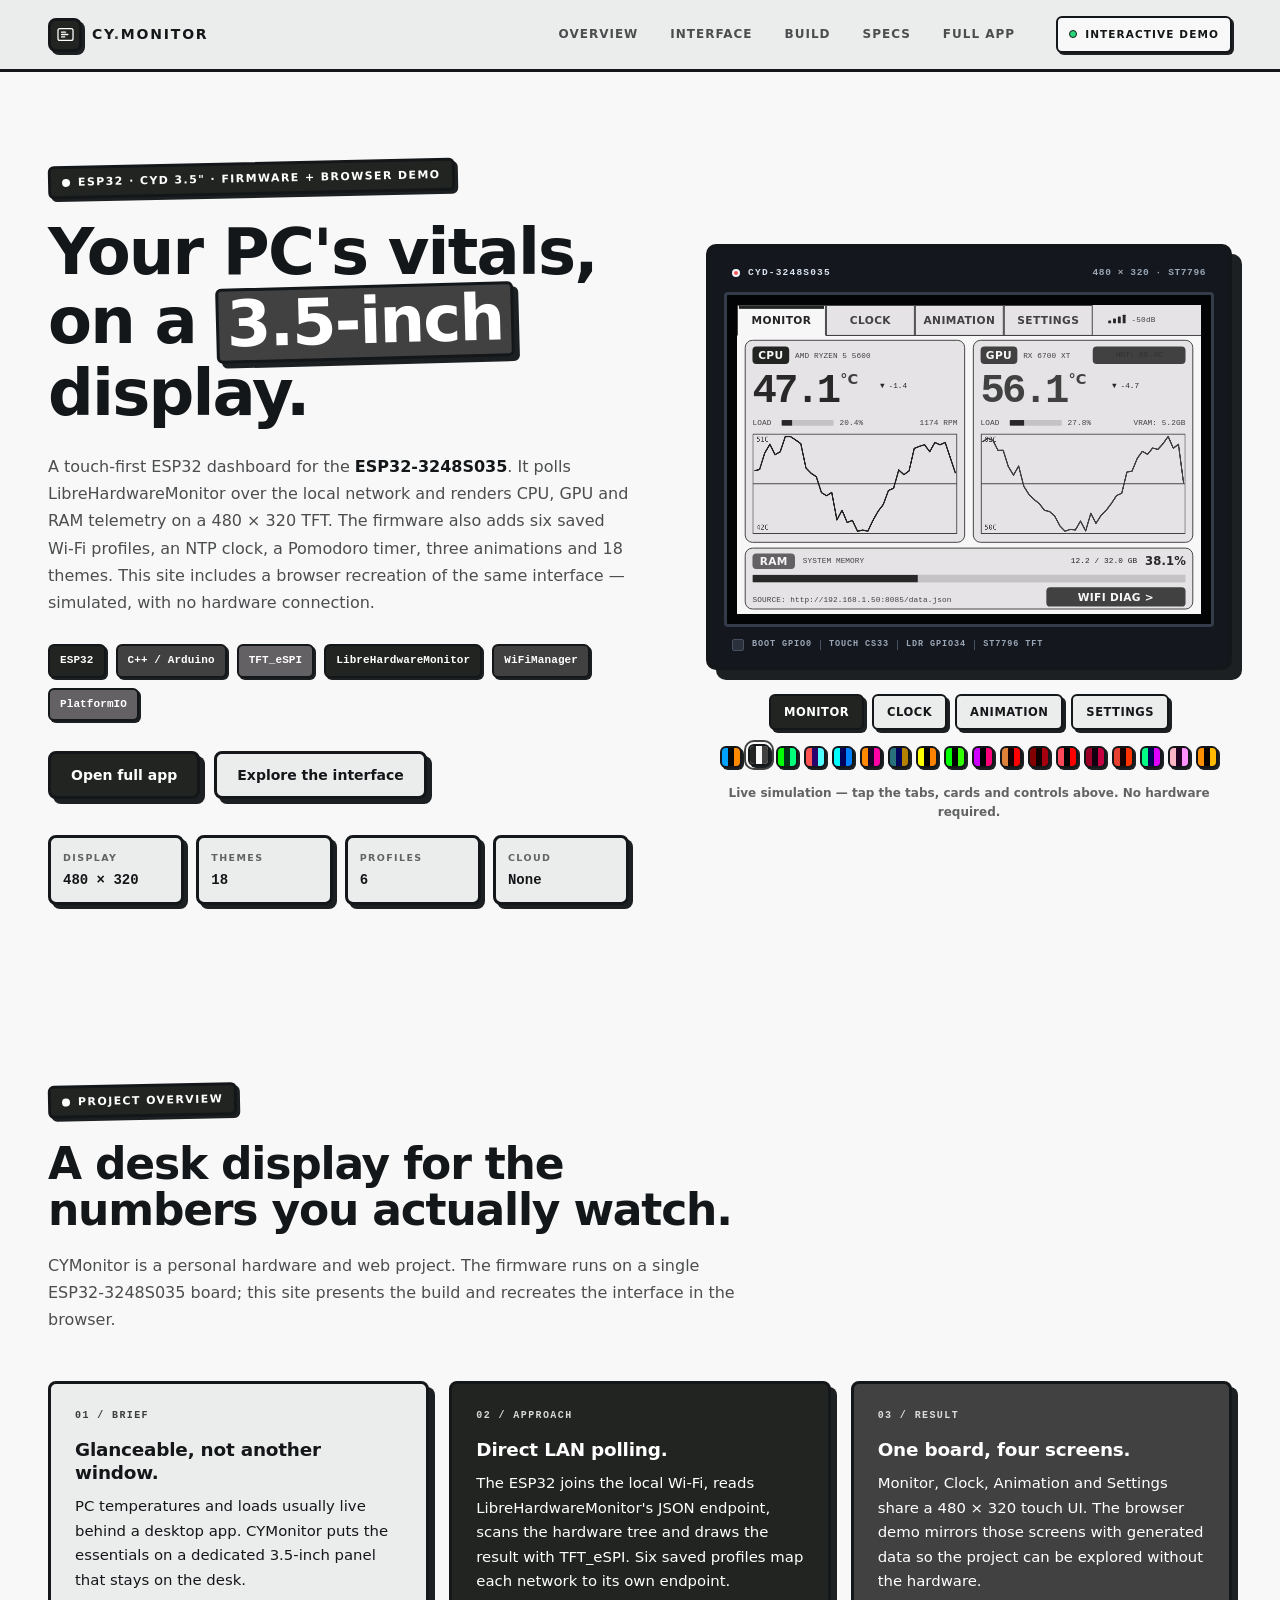
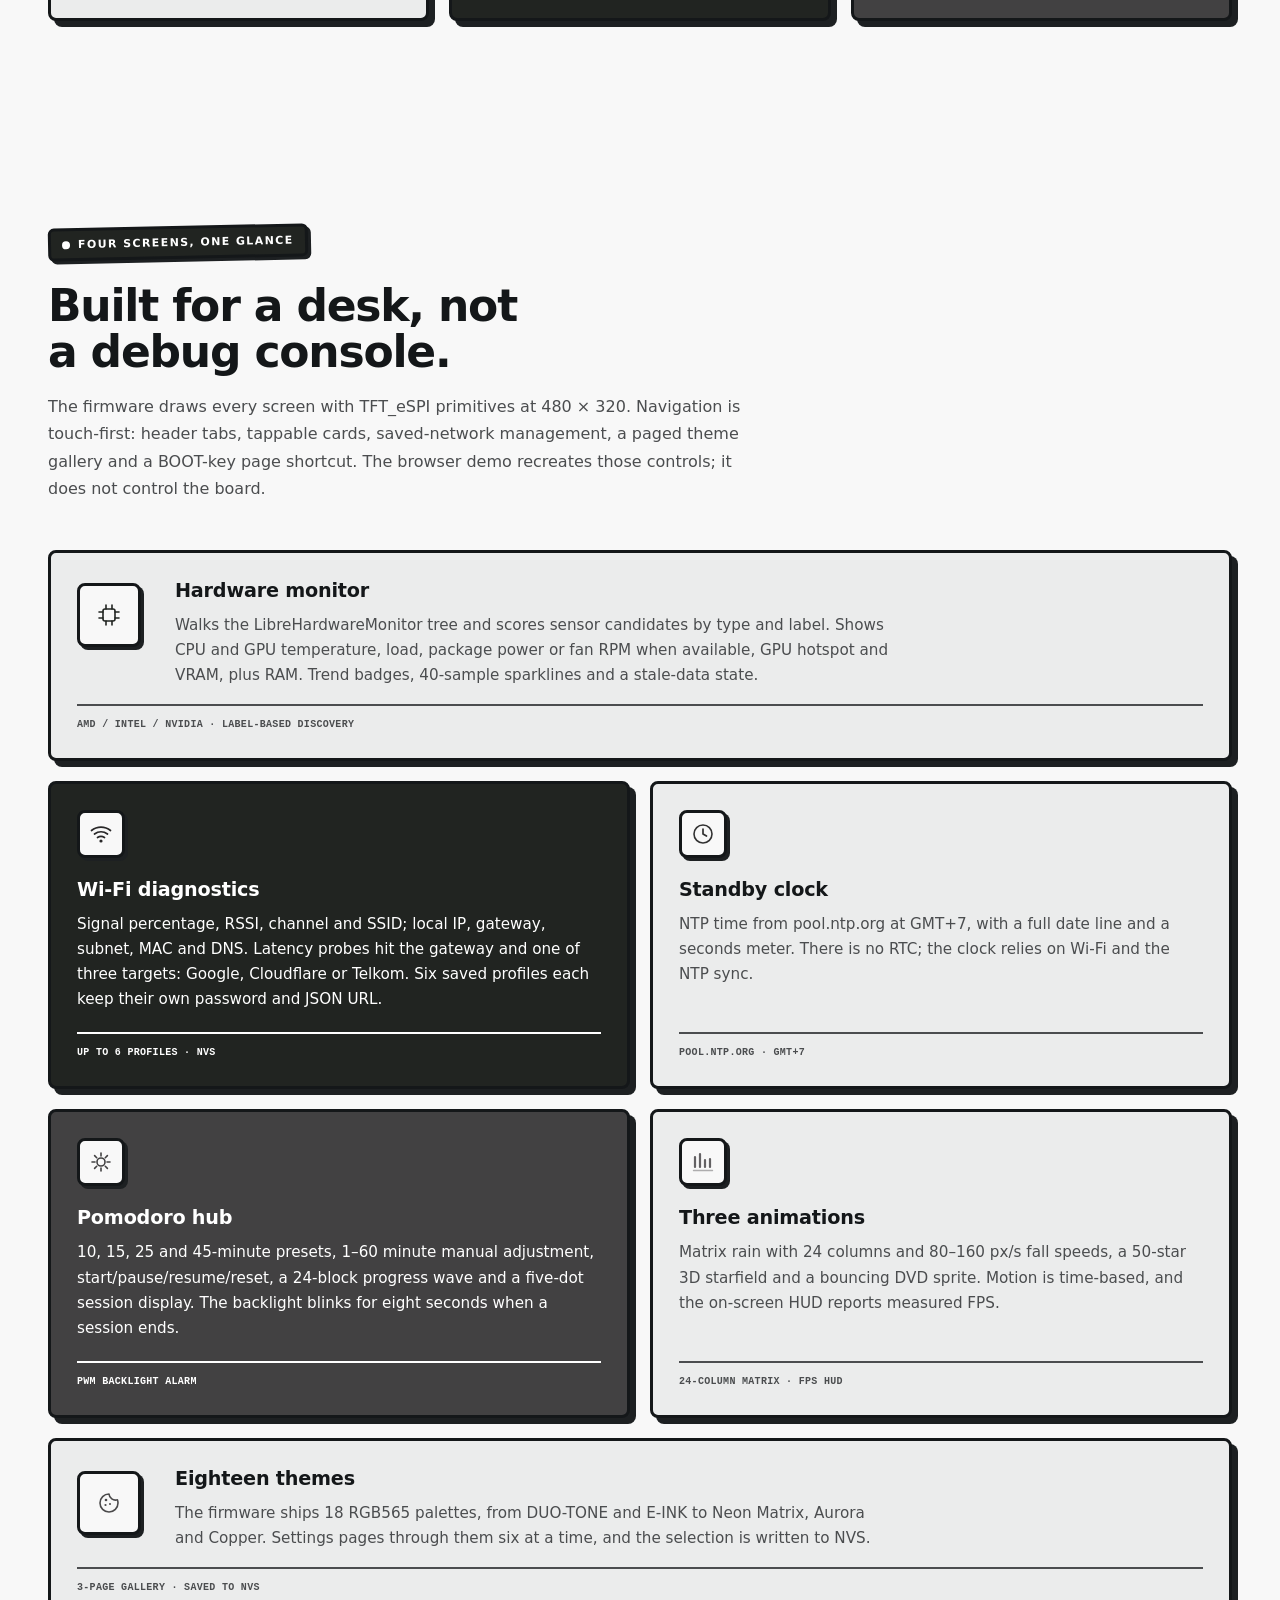
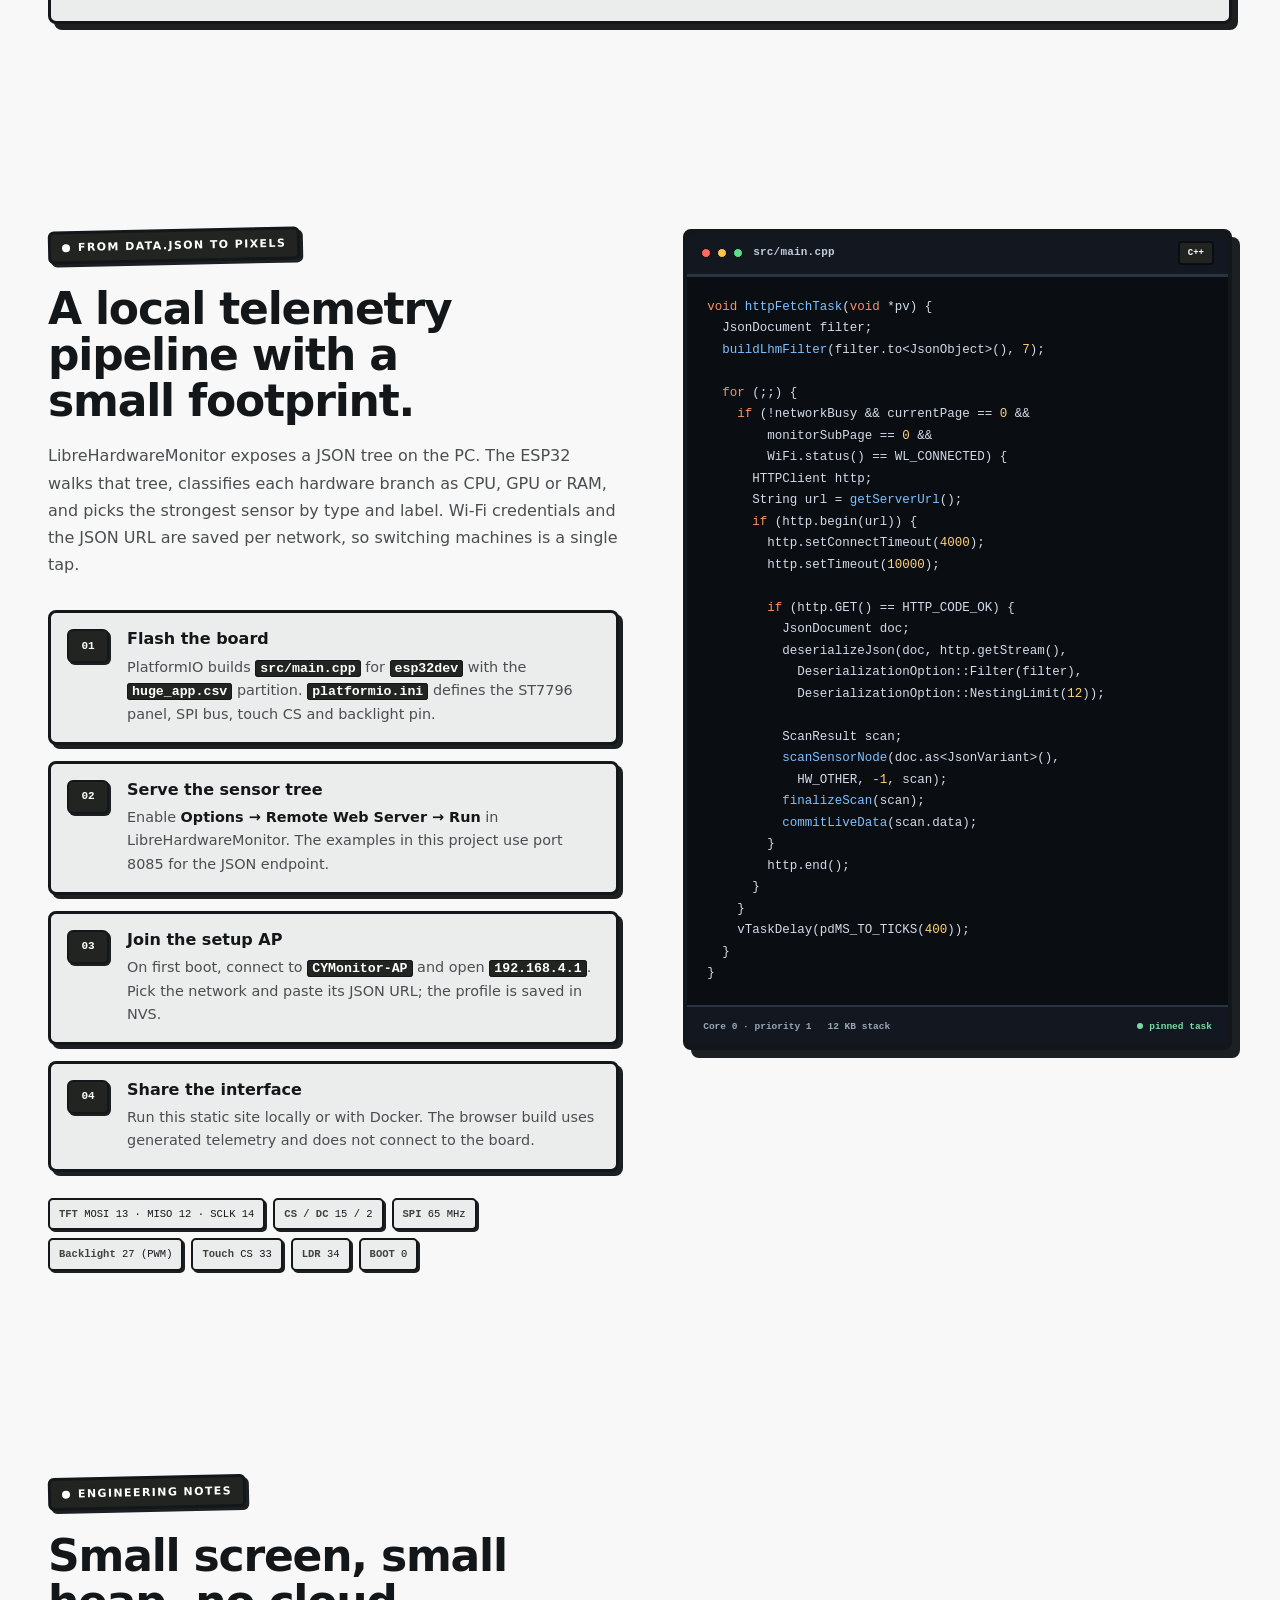
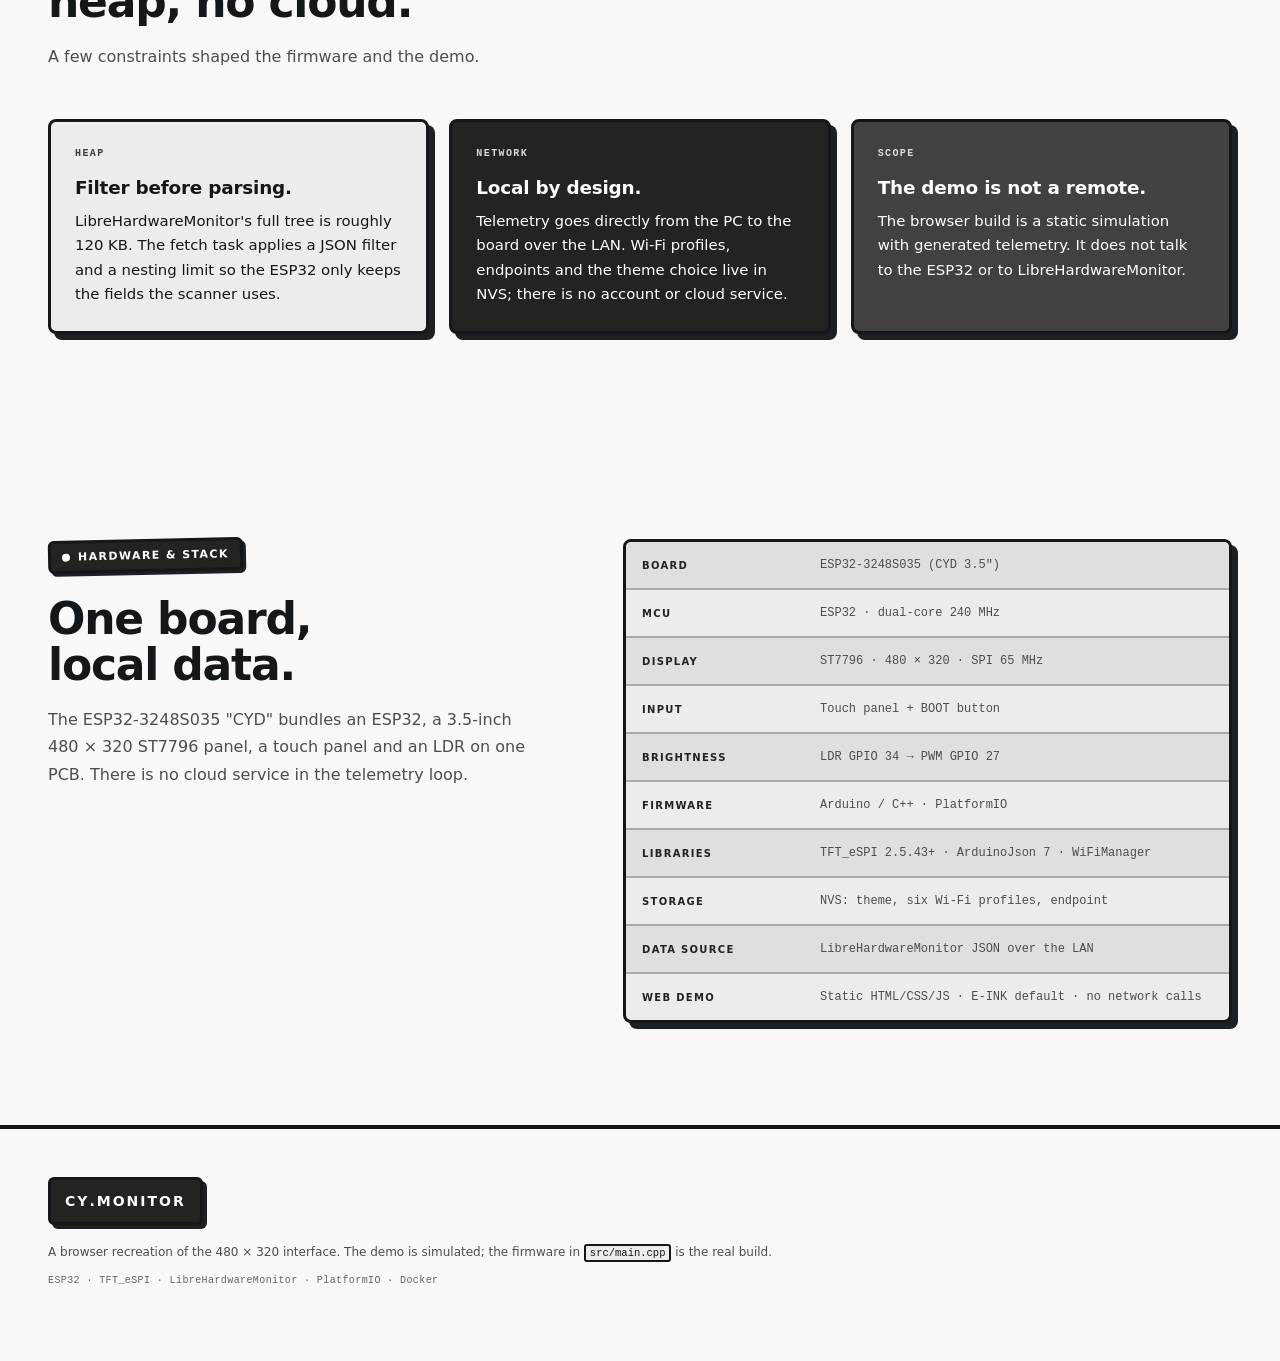
<file: web/index.html>
<!DOCTYPE html>
<html lang="en">
<head>
<meta charset="UTF-8" />
<meta name="viewport" content="width=device-width, initial-scale=1.0" />
<title>CYMonitor — ESP32 PC Telemetry Dashboard</title>
<meta name="description" content="A touch-first ESP32-3248S035 dashboard for local PC telemetry from LibreHardwareMonitor, plus a browser recreation of its 480x320 interface." />
<link rel="icon" href="data:image/svg+xml,%3Csvg xmlns='http://www.w3.org/2000/svg' viewBox='0 0 32 32'%3E%3Crect width='32' height='32' rx='7' fill='%230b0d10'/%3E%3Crect x='5' y='8' width='22' height='16' rx='2' fill='%23051f'/%3E%3Crect x='8' y='11' width='7' height='3' fill='%23fc40'/%3E%3Crect x='8' y='16' width='13' height='2' fill='%23ffffff' opacity='.7'/%3E%3C/svg%3E" />
<link rel="stylesheet" href="styles.css?v=17" />
</head>
<body>

<header class="site-nav">
  <a class="brand" href="#top">
    <span class="brand-mark" aria-hidden="true">
      <svg viewBox="0 0 24 24" fill="none"><rect x="2.5" y="4.5" width="19" height="15" rx="2.4" stroke="currentColor" stroke-width="1.6"/><path d="M7 9h5M7 12h8M7 15h4" stroke="currentColor" stroke-width="1.6" stroke-linecap="round"/></svg>
    </span>
    <span>CY<span class="brand-dot">.</span>MONITOR</span>
  </a>
  <nav class="nav-links" aria-label="Sections">
    <a href="#overview">Overview</a>
    <a href="#interface">Interface</a>
    <a href="#build">Build</a>
    <a href="#specs">Specs</a>
    <a href="app.html">Full app</a>
  </nav>
  <span class="nav-pill"><span class="pulse"></span>Interactive demo</span>
</header>

<main id="top">

  <!-- ================= HERO ================= -->
  <section class="hero">
    <div class="hero-copy">
      <p class="eyebrow"><span></span>ESP32 · CYD 3.5" · Firmware + browser demo</p>
      <h1>Your PC's vitals,<br />on a <em>3.5-inch</em> display.</h1>
      <p class="lede">
        A touch-first ESP32 dashboard for the <strong>ESP32-3248S035</strong>. It polls
        LibreHardwareMonitor over the local network and renders CPU, GPU and RAM telemetry on a
        480 × 320 TFT. The firmware also adds six saved Wi-Fi profiles, an NTP clock, a Pomodoro
        timer, three animations and 18 themes. This site includes a browser recreation of the same
        interface — simulated, with no hardware connection.
      </p>
      <div class="chip-row" aria-label="Technology stack">
        <span class="chip">ESP32</span>
        <span class="chip">C++ / Arduino</span>
        <span class="chip">TFT_eSPI</span>
        <span class="chip">LibreHardwareMonitor</span>
        <span class="chip">WiFiManager</span>
        <span class="chip">PlatformIO</span>
      </div>
      <div class="hero-actions">
        <a class="btn btn-primary" href="app.html">Open full app</a>
        <a class="btn btn-ghost" href="#interface">Explore the interface</a>
      </div>
      <dl class="hero-stats">
        <div><dt>Display</dt><dd>480 × 320</dd></div>
        <div><dt>Themes</dt><dd>18</dd></div>
        <div><dt>Profiles</dt><dd>6</dd></div>
        <div><dt>Cloud</dt><dd>None</dd></div>
      </dl>
    </div>

    <div class="device-column">
      <div class="device" aria-label="Simulated CYD 3.5 inch display">
        <div class="device-bar">
          <span class="device-led" aria-hidden="true"></span>
          <span class="device-name">CYD-3248S035</span>
          <span class="device-meta">480 × 320 · ST7796</span>
        </div>

        <div class="bezel">
          <div class="viewport" id="viewport">
            <div class="screen" id="screen">

              <!-- ---------- HEADER ---------- -->
              <div class="tabs" role="group" aria-label="Device pages">
                <button class="tab active" data-page="0" aria-pressed="true" style="--tab-accent:var(--a1)"><span>MONITOR</span></button>
                <button class="tab" data-page="1" aria-pressed="false" style="--tab-accent:var(--a2)"><span>CLOCK</span></button>
                <button class="tab" data-page="2" aria-pressed="false" style="--tab-accent:var(--cool)"><span>ANIMATION</span></button>
                <button class="tab" data-page="3" aria-pressed="false" style="--tab-accent:var(--gold)"><span>SETTINGS</span></button>
                <div class="wifi" aria-hidden="true">
                  <div class="wifi-bars" id="wifiBars"><i></i><i></i><i></i><i></i></div>
                  <span class="wifi-label" id="rssiLabel">-52dB</span>
                </div>
              </div>

              <!-- ---------- PAGE 0 : MONITOR ---------- -->
              <section class="page on" data-page="0" aria-label="Hardware monitor">
                <div class="mon-panel" data-sub="0">
                  <!-- CPU -->
                  <div class="card" style="left:8px;top:36px;width:228px;height:210px;"></div>
                  <div class="badge" style="left:16px;top:43px;width:38px;height:18px;background:var(--a1);color:var(--bg);">CPU</div>
                  <div class="f1 muted nowrap" id="cpuName" style="left:60px;top:48px;max-width:162px;overflow:hidden;text-overflow:ellipsis;">AMD RYZEN 5 5600</div>

                  <div class="temp-row" style="left:16px;top:65px;">
                    <span class="f6" id="cpuTemp">--.-</span>
                    <span class="deg">°C</span>
                  </div>
                  <div class="trend" id="cpuTrend" style="left:148px;top:75px;"></div>

                  <div class="f1 muted nowrap" style="left:16px;top:117px;">LOAD</div>
                  <div class="minibar" style="left:46px;top:119px;width:54px;height:6px;"><i id="cpuBar"></i></div>
                  <div class="f1 muted nowrap" id="cpuLoad" style="left:106px;top:117px;">--.-%</div>
                  <div class="f1 muted nowrap" id="cpuExtra" style="left:146px;top:117px;width:82px;text-align:right;">-- W</div>

                  <canvas class="spark" id="cpuSpark" width="636" height="312" style="left:16px;top:133px;"></canvas>

                  <!-- GPU -->
                  <div class="card" style="left:244px;top:36px;width:228px;height:210px;"></div>
                  <div class="badge" style="left:252px;top:43px;width:38px;height:18px;background:var(--a2);color:var(--bg);">GPU</div>
                  <div class="f1 muted nowrap" id="gpuName" style="left:296px;top:48px;max-width:162px;overflow:hidden;text-overflow:ellipsis;">RX 6700 XT</div>

                  <div class="temp-row" style="left:252px;top:65px;">
                    <span class="f6" id="gpuTemp">--.-</span>
                    <span class="deg">°C</span>
                  </div>

                  <div class="hot-pill" id="gpuHot" style="left:368px;top:43px;width:96px;height:18px;">HOT: --.-C</div>
                  <div class="trend" id="gpuTrend" style="left:388px;top:75px;"></div>

                  <div class="f1 muted nowrap" style="left:252px;top:117px;">LOAD</div>
                  <div class="minibar" style="left:282px;top:119px;width:54px;height:6px;"><i id="gpuBar"></i></div>
                  <div class="f1 muted nowrap" id="gpuLoad" style="left:342px;top:117px;">--.-%</div>
                  <div class="f1 muted nowrap" id="gpuVram" style="left:380px;top:117px;width:84px;text-align:right;">VRAM: --</div>

                  <canvas class="spark" id="gpuSpark" width="636" height="312" style="left:252px;top:133px;"></canvas>

                  <!-- RAM -->
                  <div class="card" style="left:8px;top:251px;width:464px;height:64px;"></div>
                  <div class="badge" style="left:16px;top:257px;width:44px;height:16px;background:var(--a3);color:var(--bg);">RAM</div>
                  <div class="f1 muted nowrap" style="left:68px;top:260px;">SYSTEM MEMORY</div>

                  <div class="f1 nowrap" id="ramUsed" style="left:318px;top:260px;width:96px;text-align:right;color:var(--a1);">-- GB / -- GB</div>
                  <div class="f2 nowrap" id="ramPct" style="left:422px;top:257px;width:42px;text-align:right;">--.-%</div>
                  <div class="minibar" style="left:16px;top:279px;width:448px;height:8px;"><i id="ramBar"></i></div>

                  <div class="f1 muted nowrap endpoint" id="endpoint" style="left:16px;top:300px;">SOURCE: http://192.168.1.50:8085/data.json</div>
                  <button class="chip-btn" id="toDiag" style="left:320px;top:292px;width:144px;height:20px;background:var(--a2);color:var(--bg);">WIFI DIAG &gt;</button>
                </div>

                <div class="mon-panel" data-sub="1" hidden>
                  <div class="card" style="left:8px;top:36px;width:464px;height:279px;"></div>
                  <div class="badge" style="left:16px;top:44px;width:150px;height:22px;background:var(--a1);color:var(--bg);">WIFI DIAGNOSTICS</div>
                  <div class="rule" style="left:16px;top:74px;width:448px;"></div>

                  <div class="subcard" style="left:16px;top:82px;width:220px;height:100px;">
                    <div class="card-title" style="color:var(--gold);">LINK QUALITY</div>
                    <div class="wifi-big" id="signalPct">--%</div>
                    <div class="f1 muted nowrap" id="rssiLine" style="left:132px;top:30px;">RSSI: -- dBm</div>
                    <div class="f1 muted nowrap" id="chLine" style="left:132px;top:48px;">CH&nbsp;&nbsp;: --</div>
                    <div class="f1 muted nowrap" id="ssidLine" style="left:132px;top:66px;">SSID: ----------</div>
                  </div>

                  <button class="subcard ping-card" id="pingCard" style="left:244px;top:82px;width:220px;height:100px;" aria-label="Cycle ping target">
                    <div class="card-title" style="color:var(--gold);">LATENCY (PING)</div>
                    <div class="f1 nowrap" id="pingTarget" style="left:10px;top:26px;color:var(--gold);">TARGET: GOOGLE (8.8.8.8)</div>
                    <div class="f2 nowrap" id="pingGw" style="left:10px;top:46px;">GATEWAY : -- ms</div>
                    <div class="f2 nowrap" id="pingSrv" style="left:10px;top:66px;">SERVER&nbsp;&nbsp;: -- ms</div>
                  </button>

                  <div class="subcard" style="left:16px;top:190px;width:448px;height:92px;">
                    <div class="card-title" style="color:var(--a3);">NETWORK CONFIGURATION</div>
                    <div class="f1 muted nowrap" style="left:10px;top:32px;">LOCAL IP&nbsp;&nbsp;&nbsp;: 192.168.1.42</div>
                    <div class="f1 muted nowrap" style="left:10px;top:50px;">GATEWAY IP&nbsp;: 192.168.1.1</div>
                    <div class="f1 muted nowrap" style="left:10px;top:68px;">SUBNET MASK: 255.255.255.0</div>
                    <div class="f1 muted nowrap" style="left:228px;top:32px;">MAC ADDRESS: 24:6F:28:AA:BB:CC</div>
                    <div class="f1 muted nowrap" style="left:228px;top:50px;">DNS SERVER&nbsp;: 192.168.1.1</div>
                    <div class="f1 muted nowrap" id="cfgSsid" style="left:228px;top:68px;">SSID&nbsp;&nbsp;&nbsp;&nbsp;&nbsp;&nbsp;: HOME-5G</div>
                  </div>

                  <div class="f1 muted nowrap" style="left:16px;top:296px;">TAP PING CARD TO SWITCH TARGET</div>
                  <button class="chip-btn" id="toHw" style="left:320px;top:292px;width:144px;height:20px;background:var(--a1);color:var(--bg);">&lt; HARDWARE</button>
                </div>
              </section>

              <!-- ---------- PAGE 1 : CLOCK ---------- -->
              <section class="page" data-page="1" aria-label="Clock and Pomodoro">
                <div class="clock-panel" data-sub="0">
                  <div class="clock-accent" style="left:20px;top:44px;height:26px;background:var(--a1);"></div>
                  <div class="clock-title" style="left:30px;top:47px;">STANDBY CLOCK</div>
                  <div class="clock-sub" style="left:30px;top:63px;">NTP SYNCED&nbsp;&nbsp;|&nbsp;&nbsp;GMT+7</div>
                  <button class="clock-link" id="toPomo" style="left:336px;top:44px;width:126px;height:24px;">POMODORO &gt;</button>
                  <div class="clock-link-rule" style="left:336px;top:68px;width:126px;background:var(--a1);"></div>
                  <div class="rule" style="left:20px;top:78px;width:440px;"></div>

                  <div class="clock-label">LOCAL TIME</div>
                  <div class="clock-time" id="clockTime">00:00:00</div>
                  <div class="clock-date" id="clockDate">—</div>
                  <div class="clock-center-rule"></div>
                  <div class="seconds-track"><i id="secondsBar"></i></div>
                  <div class="clock-foot"><span>SECONDS</span><span>GMT+7</span></div>
                </div>

                <div class="clock-panel" data-sub="1" hidden>
                  <div class="clock-accent" style="left:20px;top:44px;height:26px;background:var(--a2);"></div>
                  <div class="clock-title" style="left:30px;top:47px;">POMODORO</div>
                  <div class="clock-sub" style="left:30px;top:63px;">FOCUS TIMER</div>
                  <button class="clock-link" id="toClock" style="left:376px;top:44px;width:86px;height:24px;">&lt; CLOCK</button>
                  <div class="clock-link-rule" style="left:376px;top:68px;width:86px;background:var(--a1);"></div>
                  <div class="rule" style="left:20px;top:78px;width:440px;"></div>

                  <div class="pomo-status" id="pomoStatus" style="left:160px;top:44px;width:160px;height:24px;">READY</div>
                  <div class="clock-label" style="top:94px;">REMAINING</div>
                  <div class="pomo-digits" id="pomoDigits">25:00</div>
                  <button class="stepper" id="pomoMinus" style="left:44px;top:114px;" aria-label="Decrease minutes">−</button>
                  <button class="stepper" id="pomoPlus" style="left:400px;top:114px;" aria-label="Increase minutes">+</button>

                  <div class="clock-label" style="top:164px;">SESSION</div>
                  <div class="pomo-blocks" id="pomoBlocks" aria-hidden="true"></div>

                  <button class="preset" data-min="10" style="left:30px;top:218px;">10m</button>
                  <button class="preset" data-min="15" style="left:140px;top:218px;">15m</button>
                  <button class="preset" data-min="25" style="left:250px;top:218px;">25m</button>
                  <button class="preset" data-min="45" style="left:360px;top:218px;">45m</button>

                  <button class="pomo-action" id="pomoStart" style="left:80px;top:254px;width:150px;height:38px;">START</button>
                  <button class="pomo-action reset" id="pomoReset" style="left:250px;top:254px;width:150px;height:38px;">RESET</button>

                  <div class="f1 muted nowrap" style="left:30px;top:294px;">SESSIONS</div>
                  <div class="session-dots" id="sessionDots" style="left:202px;top:306px;width:76px;"></div>
                </div>
              </section>

              <!-- ---------- PAGE 2 : ANIMATION ---------- -->
              <section class="page" data-page="2" aria-label="Animations">
                <div class="anim-stage" id="animStage" style="left:0;top:32px;width:480px;height:288px;">
                  <canvas id="animCanvas" width="960" height="576"></canvas>
                </div>
                <div class="anim-hud" style="left:16px;top:282px;width:448px;height:24px;">
                  <span id="animHud">MODE: MATRIX RAIN | FPS: 60.0 | TAP SCREEN TO SWITCH ANIMATION</span>
                </div>
              </section>

              <!-- ---------- PAGE 3 : SETTINGS ---------- -->
              <section class="page" data-page="3" aria-label="Settings">
                <button class="settings-tab active" data-settings-tab="0" role="tab" aria-selected="true" style="left:16px;top:44px;width:220px;height:24px;">NETWORKS</button>
                <button class="settings-tab" data-settings-tab="1" role="tab" aria-selected="false" style="left:244px;top:44px;width:220px;height:24px;">THEMES</button>

                <div class="rule" style="left:16px;top:78px;width:448px;"></div>

                <div class="settings-panel" data-settings-panel="0">
                  <div class="network-grid" id="networkGrid"></div>
                  <button class="chip-btn" id="addNetwork" style="left:16px;top:262px;width:448px;height:26px;background:var(--a1);color:var(--bg);">ADD / CHANGE NETWORK</button>
                </div>

                <div class="settings-panel" data-settings-panel="1" hidden>
                  <div class="settings-viewport" id="settingsViewport" style="left:9px;top:80px;width:462px;height:210px;">
                    <div class="theme-card-list" id="themeCards"></div>
                  </div>
                  <div class="theme-page-indicator" id="themePageIndicator" style="left:466px;top:85px;height:196px;"></div>
                </div>

                <div class="rule" style="left:16px;top:292px;width:448px;"></div>
                <div class="settings-hint" id="settingsHint">TAP A NETWORK TO CONNECT&nbsp;&nbsp;|&nbsp;&nbsp;HOLD TO FORGET</div>
              </section>

            </div>
          </div>
        </div>

        <div class="device-foot">
          <span class="foot-pin"></span>
          <span>BOOT&nbsp;GPIO0</span>
          <span class="foot-sep"></span>
          <span>TOUCH&nbsp;CS33</span>
          <span class="foot-sep"></span>
          <span>LDR&nbsp;GPIO34</span>
          <span class="foot-sep"></span>
          <span>ST7796&nbsp;TFT</span>
        </div>
      </div>

      <div class="device-controls">
        <div class="screen-nav" role="group" aria-label="Jump to page">
          <button class="active" data-page="0" aria-pressed="true">Monitor</button>
          <button data-page="1" aria-pressed="false">Clock</button>
          <button data-page="2" aria-pressed="false">Animation</button>
          <button data-page="3" aria-pressed="false">Settings</button>
        </div>
        <div class="theme-strip" id="themeStrip" aria-label="Theme quick select"></div>
        <p class="device-hint">Live simulation — tap the tabs, cards and controls above. No hardware required.</p>
      </div>
    </div>
  </section>

  <!-- ================= OVERVIEW ================= -->
  <section class="section" id="overview">
    <div class="section-head">
      <p class="eyebrow"><span></span>Project overview</p>
      <h2>A desk display for the numbers you actually watch.</h2>
      <p class="section-lede">
        CYMonitor is a personal hardware and web project. The firmware runs on a single
        ESP32-3248S035 board; this site presents the build and recreates the interface in the browser.
      </p>
    </div>

    <div class="brief-grid">
      <article class="brief-card">
        <span class="brief-no">01 / Brief</span>
        <h3>Glanceable, not another window.</h3>
        <p>PC temperatures and loads usually live behind a desktop app. CYMonitor puts the essentials on a dedicated 3.5-inch panel that stays on the desk.</p>
      </article>
      <article class="brief-card">
        <span class="brief-no">02 / Approach</span>
        <h3>Direct LAN polling.</h3>
        <p>The ESP32 joins the local Wi-Fi, reads LibreHardwareMonitor's JSON endpoint, scans the hardware tree and draws the result with TFT_eSPI. Six saved profiles map each network to its own endpoint.</p>
      </article>
      <article class="brief-card">
        <span class="brief-no">03 / Result</span>
        <h3>One board, four screens.</h3>
        <p>Monitor, Clock, Animation and Settings share a 480 × 320 touch UI. The browser demo mirrors those screens with generated data so the project can be explored without the hardware.</p>
      </article>
    </div>
  </section>

  <!-- ================= INTERFACE / FEATURES ================= -->
  <section class="section" id="interface">
    <div class="section-head">
      <p class="eyebrow"><span></span>Four screens, one glance</p>
      <h2>Built for a desk, not a debug console.</h2>
      <p class="section-lede">
        The firmware draws every screen with TFT_eSPI primitives at 480 × 320. Navigation is
        touch-first: header tabs, tappable cards, saved-network management, a paged theme gallery
        and a BOOT-key page shortcut. The browser demo recreates those controls; it does not control
        the board.
      </p>
    </div>

    <div class="feature-grid" id="features">
      <article class="feature">
        <div class="feature-icon" style="--icon:var(--a1)">
          <svg viewBox="0 0 24 24" fill="none"><rect x="6" y="6" width="12" height="12" rx="2" stroke="currentColor" stroke-width="1.6"/><path d="M9 2v4M15 2v4M9 18v4M15 18v4M2 9h4M2 15h4M18 9h4M18 15h4" stroke="currentColor" stroke-width="1.6" stroke-linecap="round"/></svg>
        </div>
        <h3>Hardware monitor</h3>
        <p>Walks the LibreHardwareMonitor tree and scores sensor candidates by type and label. Shows CPU and GPU temperature, load, package power or fan RPM when available, GPU hotspot and VRAM, plus RAM. Trend badges, 40-sample sparklines and a stale-data state.</p>
        <span class="feature-tag">AMD / Intel / NVIDIA · label-based discovery</span>
      </article>

      <article class="feature">
        <div class="feature-icon" style="--icon:var(--cool)">
          <svg viewBox="0 0 24 24" fill="none"><path d="M2.5 8.5a15 15 0 0 1 19 0M5.5 12a11 11 0 0 1 13 0M8.5 15.5a6.5 6.5 0 0 1 7 0" stroke="currentColor" stroke-width="1.7" stroke-linecap="round"/><circle cx="12" cy="19" r="1.6" fill="currentColor"/></svg>
        </div>
        <h3>Wi-Fi diagnostics</h3>
        <p>Signal percentage, RSSI, channel and SSID; local IP, gateway, subnet, MAC and DNS. Latency probes hit the gateway and one of three targets: Google, Cloudflare or Telkom. Six saved profiles each keep their own password and JSON URL.</p>
        <span class="feature-tag">Up to 6 profiles · NVS</span>
      </article>

      <article class="feature">
        <div class="feature-icon" style="--icon:var(--gold)">
          <svg viewBox="0 0 24 24" fill="none"><circle cx="12" cy="12" r="9" stroke="currentColor" stroke-width="1.6"/><path d="M12 7v5l3.5 2" stroke="currentColor" stroke-width="1.7" stroke-linecap="round" stroke-linejoin="round"/></svg>
        </div>
        <h3>Standby clock</h3>
        <p>NTP time from pool.ntp.org at GMT+7, with a full date line and a seconds meter. There is no RTC; the clock relies on Wi-Fi and the NTP sync.</p>
        <span class="feature-tag">pool.ntp.org · GMT+7</span>
      </article>

      <article class="feature">
        <div class="feature-icon" style="--icon:var(--warm)">
          <svg viewBox="0 0 24 24" fill="none"><path d="M12 3v3M12 18v3M3 12h3M18 12h3M5.6 5.6l2.1 2.1M16.3 16.3l2.1 2.1M18.4 5.6l-2.1 2.1M7.7 16.3l-2.1 2.1" stroke="currentColor" stroke-width="1.6" stroke-linecap="round"/><circle cx="12" cy="12" r="4" stroke="currentColor" stroke-width="1.6"/></svg>
        </div>
        <h3>Pomodoro hub</h3>
        <p>10, 15, 25 and 45-minute presets, 1–60 minute manual adjustment, start/pause/resume/reset, a 24-block progress wave and a five-dot session display. The backlight blinks for eight seconds when a session ends.</p>
        <span class="feature-tag">PWM backlight alarm</span>
      </article>

      <article class="feature">
        <div class="feature-icon" style="--icon:var(--a3)">
          <svg viewBox="0 0 24 24" fill="none"><path d="M4 17V7M9 17V4M14 17v-7M19 17V9" stroke="currentColor" stroke-width="2.2" stroke-linecap="round"/><path d="M2.5 20.5h19" stroke="currentColor" stroke-width="1.4" stroke-linecap="round" opacity=".5"/></svg>
        </div>
        <h3>Three animations</h3>
        <p>Matrix rain with 24 columns and 80–160 px/s fall speeds, a 50-star 3D starfield and a bouncing DVD sprite. Motion is time-based, and the on-screen HUD reports measured FPS.</p>
        <span class="feature-tag">24-column Matrix · FPS HUD</span>
      </article>

      <article class="feature">
        <div class="feature-icon" style="--icon:var(--hot)">
          <svg viewBox="0 0 24 24" fill="none"><path d="M12 3a9 9 0 1 0 9 9c0-1.1-.2-2.2-.6-3.2A6.5 6.5 0 0 1 12 3Z" stroke="currentColor" stroke-width="1.6" stroke-linejoin="round"/><circle cx="9" cy="9" r="1.3" fill="currentColor"/><circle cx="8.5" cy="14" r="1.1" fill="currentColor"/><circle cx="13" cy="13" r="1" fill="currentColor"/></svg>
        </div>
        <h3>Eighteen themes</h3>
        <p>The firmware ships 18 RGB565 palettes, from DUO-TONE and E-INK to Neon Matrix, Aurora and Copper. Settings pages through them six at a time, and the selection is written to NVS.</p>
        <span class="feature-tag">3-page gallery · saved to NVS</span>
      </article>
    </div>
  </section>

  <!-- ================= BUILD ================= -->
  <section class="section build" id="build">
    <div class="build-grid">
      <div class="build-copy">
        <p class="eyebrow"><span></span>From data.json to pixels</p>
        <h2>A local telemetry pipeline with a small footprint.</h2>
        <p class="section-lede">
          LibreHardwareMonitor exposes a JSON tree on the PC. The ESP32 walks that tree, classifies
          each hardware branch as CPU, GPU or RAM, and picks the strongest sensor by type and label.
          Wi-Fi credentials and the JSON URL are saved per network, so switching machines is a
          single tap.
        </p>

        <ol class="steps">
          <li>
            <span class="step-no">01</span>
            <div><h3>Flash the board</h3><p>PlatformIO builds <code>src/main.cpp</code> for <code>esp32dev</code> with the <code>huge_app.csv</code> partition. <code>platformio.ini</code> defines the ST7796 panel, SPI bus, touch CS and backlight pin.</p></div>
          </li>
          <li>
            <span class="step-no">02</span>
            <div><h3>Serve the sensor tree</h3><p>Enable <em>Options → Remote Web Server → Run</em> in LibreHardwareMonitor. The examples in this project use port 8085 for the JSON endpoint.</p></div>
          </li>
          <li>
            <span class="step-no">03</span>
            <div><h3>Join the setup AP</h3><p>On first boot, connect to <code>CYMonitor-AP</code> and open <code>192.168.4.1</code>. Pick the network and paste its JSON URL; the profile is saved in NVS.</p></div>
          </li>
          <li>
            <span class="step-no">04</span>
            <div><h3>Share the interface</h3><p>Run this static site locally or with Docker. The browser build uses generated telemetry and does not connect to the board.</p></div>
          </li>
        </ol>

        <div class="pin-grid">
          <span><b>TFT</b> MOSI 13 · MISO 12 · SCLK 14</span>
          <span><b>CS / DC</b> 15 / 2</span>
          <span><b>SPI</b> 65 MHz</span>
          <span><b>Backlight</b> 27 (PWM)</span>
          <span><b>Touch</b> CS 33</span>
          <span><b>LDR</b> 34</span>
          <span><b>BOOT</b> 0</span>
        </div>
      </div>

      <div class="term" id="firmware">
        <div class="term-bar">
          <span class="term-dots"><i></i><i></i><i></i></span>
          <span>src/main.cpp</span>
          <span class="term-badge">C++</span>
        </div>
        <pre><code><span class="c-key">void</span> <span class="c-fn">httpFetchTask</span>(<span class="c-key">void</span> *pv) {
  JsonDocument filter;
  <span class="c-fn">buildLhmFilter</span>(filter.to&lt;JsonObject&gt;(), <span class="c-num">7</span>);

  <span class="c-key">for</span> (;;) {
    <span class="c-key">if</span> (!networkBusy &amp;&amp; currentPage == <span class="c-num">0</span> &amp;&amp;
        monitorSubPage == <span class="c-num">0</span> &amp;&amp;
        WiFi.status() == WL_CONNECTED) {
      HTTPClient http;
      String url = <span class="c-fn">getServerUrl</span>();
      <span class="c-key">if</span> (http.begin(url)) {
        http.setConnectTimeout(<span class="c-num">4000</span>);
        http.setTimeout(<span class="c-num">10000</span>);

        <span class="c-key">if</span> (http.GET() == HTTP_CODE_OK) {
          JsonDocument doc;
          deserializeJson(doc, http.getStream(),
            DeserializationOption::Filter(filter),
            DeserializationOption::NestingLimit(<span class="c-num">12</span>));

          ScanResult scan;
          <span class="c-fn">scanSensorNode</span>(doc.as&lt;JsonVariant&gt;(),
            HW_OTHER, <span class="c-num">-1</span>, scan);
          <span class="c-fn">finalizeScan</span>(scan);
          <span class="c-fn">commitLiveData</span>(scan.data);
        }
        http.end();
      }
    }
    vTaskDelay(pdMS_TO_TICKS(<span class="c-num">400</span>));
  }
}</code></pre>
        <div class="term-foot">
          <span>Core 0 · priority 1</span>
          <span>12 KB stack</span>
          <span class="live"><i></i>pinned task</span>
        </div>
      </div>
    </div>
  </section>

  <!-- ================= ENGINEERING NOTES ================= -->
  <section class="section" id="notes">
    <div class="section-head">
      <p class="eyebrow"><span></span>Engineering notes</p>
      <h2>Small screen, small heap, no cloud.</h2>
      <p class="section-lede">
        A few constraints shaped the firmware and the demo.
      </p>
    </div>

    <div class="brief-grid">
      <article class="brief-card">
        <span class="brief-no">Heap</span>
        <h3>Filter before parsing.</h3>
        <p>LibreHardwareMonitor's full tree is roughly 120 KB. The fetch task applies a JSON filter and a nesting limit so the ESP32 only keeps the fields the scanner uses.</p>
      </article>
      <article class="brief-card">
        <span class="brief-no">Network</span>
        <h3>Local by design.</h3>
        <p>Telemetry goes directly from the PC to the board over the LAN. Wi-Fi profiles, endpoints and the theme choice live in NVS; there is no account or cloud service.</p>
      </article>
      <article class="brief-card">
        <span class="brief-no">Scope</span>
        <h3>The demo is not a remote.</h3>
        <p>The browser build is a static simulation with generated telemetry. It does not talk to the ESP32 or to LibreHardwareMonitor.</p>
      </article>
    </div>
  </section>

  <!-- ================= SPECS ================= -->
  <section class="section specs" id="specs">
    <div class="specs-inner">
      <div>
        <p class="eyebrow"><span></span>Hardware &amp; stack</p>
        <h2>One board, local data.</h2>
        <p class="section-lede">
          The ESP32-3248S035 "CYD" bundles an ESP32, a 3.5-inch 480 × 320 ST7796 panel, a touch
          panel and an LDR on one PCB. There is no cloud service in the telemetry loop.
        </p>
      </div>
      <dl class="spec-table">
        <div><dt>Board</dt><dd>ESP32-3248S035 (CYD 3.5″)</dd></div>
        <div><dt>MCU</dt><dd>ESP32 · dual-core 240 MHz</dd></div>
        <div><dt>Display</dt><dd>ST7796 · 480 × 320 · SPI 65 MHz</dd></div>
        <div><dt>Input</dt><dd>Touch panel + BOOT button</dd></div>
        <div><dt>Brightness</dt><dd>LDR GPIO 34 → PWM GPIO 27</dd></div>
        <div><dt>Firmware</dt><dd>Arduino / C++ · PlatformIO</dd></div>
        <div><dt>Libraries</dt><dd>TFT_eSPI 2.5.43+ · ArduinoJson 7 · WiFiManager</dd></div>
        <div><dt>Storage</dt><dd>NVS: theme, six Wi-Fi profiles, endpoint</dd></div>
        <div><dt>Data source</dt><dd>LibreHardwareMonitor JSON over the LAN</dd></div>
        <div><dt>Web demo</dt><dd>Static HTML/CSS/JS · E-INK default · no network calls</dd></div>
      </dl>
    </div>
  </section>

  <footer class="site-foot">
    <div class="foot-brand">CY<span>.</span>MONITOR</div>
    <p>A browser recreation of the 480 × 320 interface. The demo is simulated; the firmware in <code>src/main.cpp</code> is the real build.</p>
    <p class="foot-muted">ESP32 · TFT_eSPI · LibreHardwareMonitor · PlatformIO · Docker</p>
  </footer>

</main>

<script src="theme-data.js?v=1"></script>
<script src="app.js?v=19"></script>
</body>
</html>
</file>
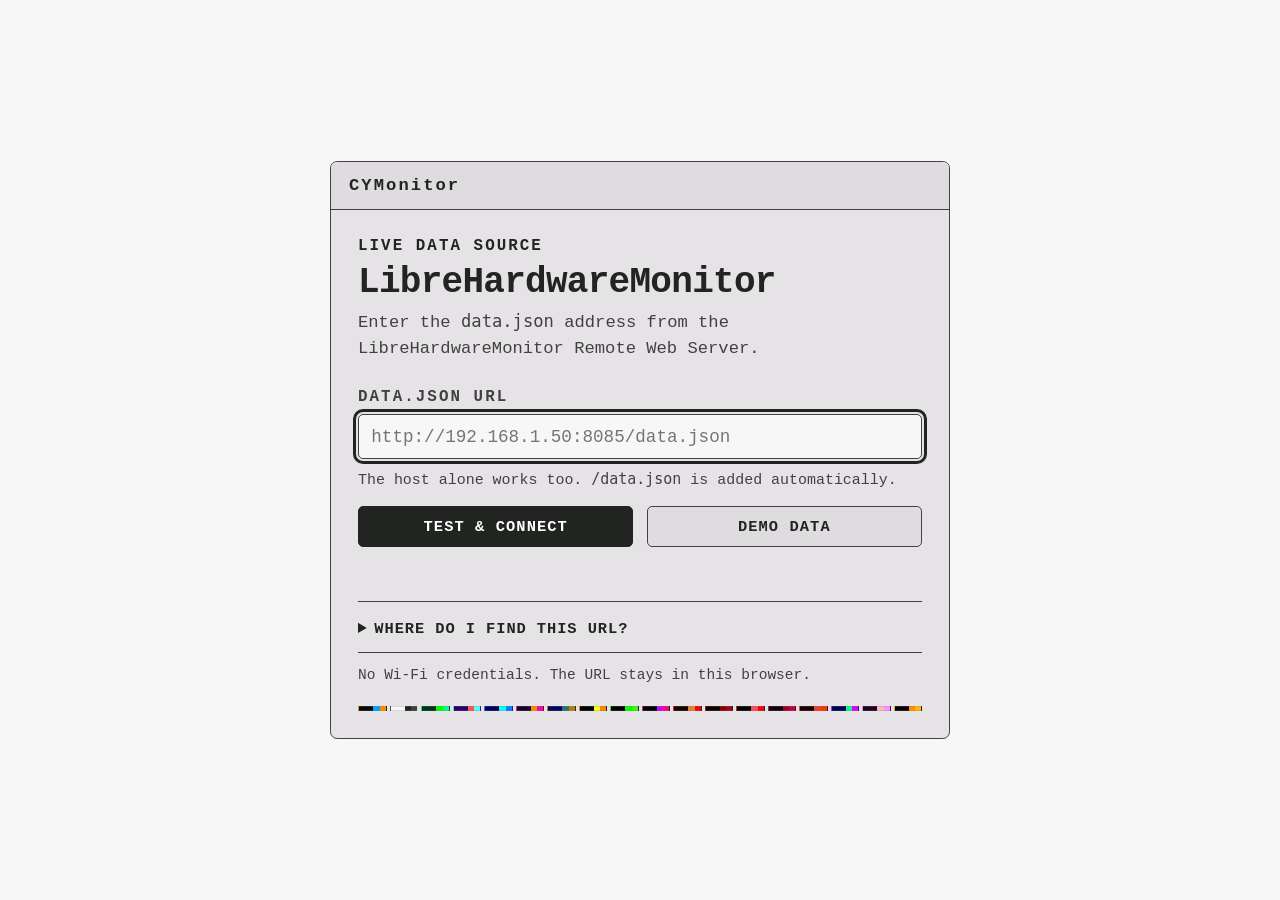
<file: web/app.html>
<!DOCTYPE html>
<html lang="en" data-style="cyd">
<head>
<meta charset="UTF-8" />
<meta name="viewport" content="width=device-width, initial-scale=1.0, viewport-fit=cover" />
<title>CYMonitor</title>
<meta name="description" content="The CYMonitor interface, live in a browser." />
<meta name="theme-color" id="themeColor" content="#f7f7f7" />
<link rel="icon" href="data:image/svg+xml,%3Csvg xmlns='http://www.w3.org/2000/svg' viewBox='0 0 32 32'%3E%3Crect width='32' height='32' rx='7' fill='%230b0d10'/%3E%3Crect x='5' y='8' width='22' height='16' rx='2' fill='%23051f'/%3E%3Crect x='8' y='11' width='7' height='3' fill='%23fc40'/%3E%3Crect x='8' y='16' width='13' height='2' fill='%23ffffff' opacity='.7'/%3E%3C/svg%3E" />
<script>
try {
  const saved = JSON.parse(localStorage.getItem('cyd.web.config.v2') || '{}');
  if (saved && saved.style === 'brutalist') document.documentElement.dataset.style = 'brutalist';
} catch (err) {
  // A blocked or malformed store just falls back to the CYD style.
}
</script>
<link rel="stylesheet" href="app.css?v=13" />
</head>
<body class="app-body">
<a class="skip-link" href="#main">Skip to screens</a>

<!-- ======================================================================
     LIVE DATA SOURCE — the browser equivalent of the CYD setup portal
     ====================================================================== -->
<div class="setup" id="setup" hidden aria-labelledby="setupTitle">
  <div class="setup-screen">
    <header class="setup-bar">
      <span class="setup-brand">CYMonitor</span>
      <button class="cy-button cy-button--quiet" type="button" id="closeSetup" hidden>CLOSE</button>
    </header>

    <div class="setup-content">
      <p class="cy-kicker">LIVE DATA SOURCE</p>
      <h1 id="setupTitle">LibreHardwareMonitor</h1>
      <p class="setup-copy">
        Enter the <code>data.json</code> address from the LibreHardwareMonitor
        Remote Web Server.
      </p>

      <form id="setupForm" novalidate>
        <label class="cy-label" for="sourceUrl">DATA.JSON URL</label>
        <input
          id="sourceUrl"
          name="sourceUrl"
          type="text"
          inputmode="url"
          autocomplete="url"
          spellcheck="false"
          placeholder="http://192.168.1.50:8085/data.json"
          aria-describedby="sourceHint setupStatus"
          required
        />
        <p class="hint" id="sourceHint">
          The host alone works too. <code>/data.json</code> is added automatically.
        </p>

        <div class="setup-actions">
          <button class="cy-button cy-button--primary" type="submit" id="connectBtn">CONNECT</button>
          <button class="cy-button" type="button" id="demoBtn">DEMO DATA</button>
        </div>

        <p class="form-status" id="setupStatus" role="status" aria-live="polite"></p>
      </form>

      <div class="cy-warning" id="secureWarning" hidden>
        <b>HTTPS page detected.</b> Browsers block an HTTPS page from fetching a
        local HTTP endpoint. Open this page over HTTP or use an HTTPS proxy.
      </div>

      <details class="cy-details">
        <summary>WHERE DO I FIND THIS URL?</summary>
        <ol>
          <li>Run LibreHardwareMonitor on the PC that owns the sensors.</li>
          <li>Open <b>Options → Remote Web Server → Run</b>.</li>
          <li>Open <code>http://&lt;pc-ip&gt;:8085/data.json</code> on this network.</li>
          <li>Allow port 8085 through Windows Firewall if needed.</li>
        </ol>
        <p>LibreHardwareMonitor sends <code>Access-Control-Allow-Origin: *</code> by default.</p>
      </details>

      <div class="saved-sources" id="savedSources" hidden>
        <p class="cy-kicker">RECENT SOURCES</p>
        <div class="saved-source-list" id="savedSourceList"></div>
      </div>

      <p class="setup-foot">No Wi-Fi credentials. The URL stays in this browser.</p>
      <div class="setup-palette" id="setupPalette" aria-hidden="true"></div>
    </div>
  </div>
</div>

<!-- ======================================================================
     CYD SCREENS
     ====================================================================== -->
<div class="app" id="app" hidden>
  <header class="tabs" role="tablist" aria-label="CYD pages">
    <button class="nav-button is-active" type="button" data-page="monitor" role="tab" aria-selected="true">MONITOR</button>
    <button class="nav-button" type="button" data-page="clock" role="tab" aria-selected="false">CLOCK</button>
    <button class="nav-button" type="button" data-page="animation" role="tab" aria-selected="false">ANIMATION</button>
    <button class="nav-button" type="button" data-page="settings" role="tab" aria-selected="false">SETTINGS</button>
    <div class="tab-status" id="statusPill" data-state="demo" title="Data source status" aria-live="polite">
      <span class="status-dot" aria-hidden="true"></span>
      <span id="statusText">DEMO</span>
    </div>
  </header>

  <main class="app-main" id="main">
    <div class="mode-banner" id="modeBanner" hidden>
      <span class="banner-symbol" id="bannerSymbol" aria-hidden="true">!</span>
      <p id="bannerText"></p>
      <button class="cy-button cy-button--small" type="button" id="bannerAction">FIX SOURCE</button>
    </div>

    <!-- ------------------------------------------------------------------
         MONITOR — hardware / Wi-Fi diagnostics
         ------------------------------------------------------------------ -->
    <section class="page page--monitor is-active" data-page="monitor" aria-label="Monitor">
      <div class="monitor-view monitor-view--hardware" data-monitor-panel="hardware">
        <div class="monitor-grid">
          <article class="cy-card metric-card" data-kind="cpu">
            <header class="cy-card-head">
              <span class="cy-tag cy-tag--cpu">CPU</span>
              <div class="cy-card-name">
                <h2 id="cpuName">WAITING FOR TELEMETRY</h2>
                <p id="cpuMeta" class="sr-only">No source connected</p>
              </div>
              <span class="trend" id="cpuTrend">—</span>
            </header>

            <div class="cy-readout">
              <span class="cy-readout-value" id="cpuTemp">--.-</span>
              <span class="cy-readout-unit">°C</span>
            </div>

            <div class="cy-load">
              <span class="cy-label">LOAD</span>
              <div class="cy-bar"><i id="cpuBar"></i></div>
              <b id="cpuLoad">--.-%</b>
              <span class="cy-extra"><span id="cpuFan">-- RPM</span> · <span id="cpuPower">-- W</span></span>
            </div>

            <div class="cy-chart spark-wrap">
              <span class="cy-chart-range" id="cpuRange">--</span>
              <canvas id="cpuSpark" role="img" aria-label="CPU history"></canvas>
            </div>
          </article>

          <article class="cy-card metric-card" data-kind="gpu">
            <header class="cy-card-head">
              <span class="cy-tag cy-tag--gpu">GPU</span>
              <div class="cy-card-name">
                <h2 id="gpuName">WAITING FOR TELEMETRY</h2>
                <p id="gpuMeta" class="sr-only">No source connected</p>
              </div>
              <span class="trend" id="gpuTrend">—</span>
            </header>

            <div class="cy-readout">
              <span class="cy-readout-value" id="gpuTemp">--.-</span>
              <span class="cy-readout-unit" id="gpuUnit">°C</span>
              <span class="cy-hotspot" id="gpuHot" hidden>HOT --.-°C</span>
            </div>

            <div class="cy-load">
              <span class="cy-label">LOAD</span>
              <div class="cy-bar"><i id="gpuBar"></i></div>
              <b id="gpuLoad">--.-%</b>
              <span class="cy-extra">VRAM <span id="gpuVram">--</span> / <span id="gpuVramTotal">--</span></span>
            </div>

            <div class="cy-chart spark-wrap">
              <span class="cy-chart-range" id="gpuRange">--</span>
              <canvas id="gpuSpark" role="img" aria-label="GPU history"></canvas>
            </div>
          </article>

          <article class="cy-card cy-ram" data-kind="ram">
            <div class="cy-ram-head">
              <span class="cy-tag cy-tag--ram">RAM</span>
              <span class="cy-label">SYSTEM MEMORY</span>
              <span class="trend" id="ramTrend" hidden>—</span>
              <span class="sr-only" id="ramMeta">No source connected</span>
            </div>

            <div class="cy-ram-body">
              <div class="cy-ram-big"><span id="ramPct">--.-</span><small>%</small></div>
              <div class="cy-ram-main">
                <div class="cy-ram-numbers">
                  <span><b id="ramUsed">-- GB</b> used</span>
                  <span><b id="ramTotal">-- GB</b> total</span>
                  <span id="ramFree">-- GB available</span>
                  <span class="cy-ram-source" id="ramSource">—</span>
                </div>
                <div class="cy-bar cy-bar--large"><i id="ramBar"></i></div>
              </div>
            </div>
          </article>
        </div>

        <footer class="cy-footer">
          <span class="source-line">
            <span class="source-badge" id="sourceBadge" data-state="demo"><span aria-hidden="true"></span><b id="sourceBadgeText">DEMO</b></span>
            <code id="sourceEndpoint">Demo telemetry</code>
          </span>
          <button class="cy-footer-button" type="button" data-monitor-view="network">WIFI DIAG &gt;</button>
        </footer>
      </div>

      <div class="monitor-view monitor-view--network" data-monitor-panel="network" hidden>
        <div class="cy-card cy-diag-screen">
          <header class="cy-diag-title">
            <span class="cy-tag cy-tag--diag">WIFI DIAGNOSTICS</span>
            <span class="cy-label">BROWSER FACTS ONLY</span>
          </header>

          <div class="cy-diag-grid">
            <section class="cy-diag-box">
              <h2>LINK QUALITY</h2>
              <div class="cy-diag-big" id="netOnline">—</div>
              <dl class="cy-diag-list">
                <div><dt>EFFECTIVE TYPE</dt><dd id="netEffective">Not exposed</dd></div>
                <div><dt>DOWNLINK</dt><dd id="netDownlink">Not exposed</dd></div>
                <div><dt>ROUND TRIP</dt><dd id="netRtt">Not exposed</dd></div>
                <div><dt>DATA SAVER</dt><dd id="netSaveData">Not exposed</dd></div>
              </dl>
            </section>

            <section class="cy-diag-box">
              <h2>LATENCY (PING)</h2>
              <div class="cy-diag-big" id="netLatency">—</div>
              <dl class="cy-diag-list">
                <div><dt>HTTP STATUS</dt><dd id="netHttp">—</dd></div>
                <div><dt>CONTENT TYPE</dt><dd id="netContentType">—</dd></div>
                <div><dt>LAST SUCCESS</dt><dd id="netLastSuccess">—</dd></div>
                <div><dt>LAST ERROR</dt><dd id="netLastError">—</dd></div>
              </dl>
            </section>

            <section class="cy-diag-box cy-diag-box--wide">
              <h2>SOURCE CONFIGURATION</h2>
              <div class="cy-source-config">
                <div><span>ENDPOINT</span><code id="netEndpoint">—</code></div>
                <div><span>PAGE</span><code id="netProtocol">—</code></div>
                <div><span>SOURCE</span><code id="sourceUpdated">—</code></div>
                <div><span>SENSORS</span><code id="sourceSensors">—</code></div>
                <div><span>LHM</span><code id="sourceVersion">—</code></div>
                <div><span>RESPONSE</span><code id="sourceLatency">—</code></div>
              </div>
              <p class="cy-diag-warning" id="mixedContentWarning" hidden>
                HTTPS pages cannot fetch an HTTP LibreHardwareMonitor endpoint.
              </p>
              <p class="cy-source-note" id="sourceNote"></p>
            </section>

            <section class="cy-diag-box cy-diag-box--wide cy-diag-log">
              <h2>RECENT FETCHES</h2>
              <ol class="request-log" id="requestLog">
                <li class="request-empty">No live requests yet.</li>
              </ol>
            </section>
          </div>

          <footer class="cy-diag-foot">
            <div class="cy-diag-actions">
              <button class="cy-button cy-button--small" type="button" id="refreshButton2">REFRESH NOW</button>
              <button class="cy-button cy-button--small" type="button" id="copyDiagnostics">COPY DIAGNOSTICS</button>
            </div>
            <button class="cy-footer-button" type="button" data-monitor-view="hardware">&lt; HARDWARE</button>
          </footer>
        </div>
      </div>
    </section>

    <!-- ------------------------------------------------------------------
         CLOCK — standby clock / Pomodoro
         ------------------------------------------------------------------ -->
    <section class="page page--clock" data-page="clock" aria-label="Clock">
      <div class="clock-screen">
        <div class="clock-view" id="clockView">
          <header class="cy-subhead">
            <i class="cy-subhead-bar" aria-hidden="true"></i>
            <div>
              <h2>STANDBY CLOCK</h2>
              <p>LOCAL TIME · <span id="clockOffset">GMT+0</span></p>
            </div>
            <span class="cy-chip" id="timeZoneChip">LOCAL</span>
            <button class="cy-link" type="button" id="clockToPomodoro">POMODORO &gt;</button>
          </header>

          <div class="clock-main">
            <span class="cy-label">LOCAL TIME</span>
            <div class="clock-time" id="clockTime">00:00:00</div>
            <p class="clock-date" id="clockDate">—</p>
            <span class="clock-zone" id="clockZone">LOCAL</span>
          </div>

          <div class="seconds-track" aria-hidden="true"><i id="secondsBar"></i></div>
          <footer class="clock-foot">
            <span>SECONDS</span>
            <span id="clockSeconds">00</span>
            <span id="clockOffsetFoot">GMT+0</span>
          </footer>
        </div>

        <div class="clock-view" id="pomoView" hidden>
          <header class="cy-subhead">
            <i class="cy-subhead-bar cy-subhead-bar--warm" aria-hidden="true"></i>
            <div>
              <h2>POMODORO</h2>
              <p>FOCUS TIMER</p>
            </div>
            <span class="pomo-status" id="pomoStatus">READY</span>
            <button class="cy-link" type="button" id="pomodoroToClock">&lt; CLOCK</button>
          </header>

          <div class="pomo-main">
            <span class="cy-label">REMAINING</span>
            <div class="pomo-digits" id="pomoDigits" aria-live="polite">25:00</div>
            <div class="pomo-progress" id="pomoBlocks" aria-hidden="true"></div>
          </div>

          <div class="pomo-controls">
            <button class="cy-step" type="button" id="pomoMinus" aria-label="Decrease minutes">−</button>
            <div class="pomo-presets" role="group" aria-label="Pomodoro presets">
              <button class="preset" type="button" data-min="10">10m</button>
              <button class="preset" type="button" data-min="15">15m</button>
              <button class="preset is-selected" type="button" data-min="25">25m</button>
              <button class="preset" type="button" data-min="45">45m</button>
            </div>
            <button class="cy-step" type="button" id="pomoPlus" aria-label="Increase minutes">+</button>
          </div>

          <div class="pomo-actions">
            <button class="cy-button cy-button--primary" type="button" id="pomoStart">START</button>
            <button class="cy-button" type="button" id="pomoReset">RESET</button>
          </div>

          <footer class="pomo-footer">
            <span>SESSIONS <b id="pomoSessions">0</b></span>
            <span class="session-dots" id="sessionDots" aria-label="Completed sessions"></span>
          </footer>
        </div>
      </div>
    </section>

    <!-- ------------------------------------------------------------------
         ANIMATION
         ------------------------------------------------------------------ -->
    <section class="page page--animation" data-page="animation" aria-label="Animation">
      <div class="animation-stage" id="animStage" role="button" tabindex="0" aria-label="Animation. Click or press Enter to switch animation.">
        <canvas id="animCanvas"></canvas>
        <div class="animation-hud">
          <span id="animHud">MODE: MATRIX RAIN | FPS: --</span>
          <span class="animation-hint">TAP SCREEN TO SWITCH ANIMATION</span>
        </div>
      </div>
    </section>

    <!-- ------------------------------------------------------------------
         SETTINGS — sources / themes / style
         ------------------------------------------------------------------ -->
    <section class="page page--settings" data-page="settings" aria-label="Settings">
      <div class="settings-screen">
        <div class="settings-tabs" role="tablist" aria-label="Settings sections">
          <button class="settings-tab is-active" type="button" data-settings-tab="source" role="tab" aria-selected="true">SOURCES</button>
          <button class="settings-tab" type="button" data-settings-tab="themes" role="tab" aria-selected="false">THEMES</button>
          <button class="settings-tab" type="button" data-settings-tab="style" role="tab" aria-selected="false">STYLE</button>
        </div>

        <div class="settings-panel" data-settings-panel="source">
          <div class="source-grid" id="sourceGrid"></div>
          <p class="source-empty" id="sourceEmpty">
            NO SAVED SOURCES
            <span>USE ADD / CHANGE SOURCE BELOW</span>
          </p>

          <button class="cy-button cy-button--primary settings-main-action" type="button" id="settingsSource">ADD / CHANGE SOURCE</button>

          <footer class="source-foot">
            <span class="source-hint">TAP A SOURCE TO CONNECT</span>
            <label class="source-interval" for="intervalSelect">
              <span>REFRESH</span>
              <select id="intervalSelect" class="cy-select">
                <option value="1000">1 SECOND</option>
                <option value="2000">2 SECONDS</option>
                <option value="3000">3 SECONDS</option>
                <option value="5000">5 SECONDS</option>
                <option value="10000">10 SECONDS</option>
                <option value="30000">30 SECONDS</option>
              </select>
            </label>
            <button class="cy-link source-diagnostics" type="button" id="settingsDiagnostics">NETWORK VIEW &gt;</button>
          </footer>

          <p class="settings-note" id="settingsSourceNote" hidden></p>
        </div>

        <div class="settings-panel" data-settings-panel="themes" hidden>
          <div class="theme-grid" id="themeGrid"></div>
          <footer class="theme-foot">
            <span class="theme-hint">TAP A THEME TO APPLY · <b id="themeCurrent">E-INK</b></span>
            <span class="theme-pager" id="themePager">
              <button class="cy-button cy-button--small" type="button" id="themePrev">←</button>
              <span id="themePageLabel">1 / 1</span>
              <button class="cy-button cy-button--small" type="button" id="themeNext">→</button>
            </span>
          </footer>
        </div>

        <div class="settings-panel style-panel" data-settings-panel="style" hidden>
          <div class="style-card">
            <div class="style-card-copy">
              <p class="cy-kicker">APPEARANCE</p>
              <h2 id="styleTitle">NEO BRUTALIST</h2>
              <p>Thick outlines, hard shadows and square corners across every screen. The selected color theme stays active.</p>
            </div>
            <label class="style-toggle" for="styleBrutalist">
              <span class="style-toggle-copy" aria-hidden="true">
                <b id="styleState">OFF</b>
                <span>NEO BRUTAL</span>
              </span>
              <input type="checkbox" id="styleBrutalist" role="switch" aria-labelledby="styleTitle" />
              <span class="switch-track" aria-hidden="true"><span class="switch-thumb"></span></span>
            </label>
          </div>

          <div class="style-preview" aria-hidden="true">
            <span class="style-preview-label">STYLE PREVIEW</span>
            <div class="style-preview-grid">
              <div class="style-preview-card">
                <span class="style-preview-tag">CPU</span>
                <b>48.2°</b>
                <i><span style="width: 68%"></span></i>
              </div>
              <div class="style-preview-card style-preview-card--warm">
                <span class="style-preview-tag">GPU</span>
                <b>62.7°</b>
                <i><span style="width: 82%"></span></i>
              </div>
            </div>
            <span class="style-preview-button">SAMPLE CONTROL</span>
          </div>

          <p class="style-note">The style is saved in this browser. Switch it off to return to the standard CYD layout.</p>
        </div>
      </div>
    </section>
  </main>
</div>

<div class="toast" id="toast" role="status" aria-live="polite" hidden></div>

<script src="theme-data.js?v=1"></script>
<script src="app-live.js?v=8"></script>
</body>
</html>
</file>
<file: web/styles.css>
/* ==========================================================================
   CYMonitor — neobrutalist site + 480×320 device simulation
   ========================================================================== */

:root {
  --page: #07080a;
  --surface: #101319;
  --surface-2: #171b23;
  --line: #3a4250;
  --line-strong: #556071;
  --ink: #f4f7fb;
  --ink-soft: #c3ccd8;
  --ink-dim: #a2acbb;
  --blue: #4da3ff;
  --orange: #ff6a3d;
  --a3: #8b7cff;

  /* themed site surfaces — recalculated by applySiteTheme() */
  --nav-bg: var(--surface);
  --nav-line: var(--ink);
  --glass: var(--surface);
  --glass-strong: var(--surface-2);
  --selection: rgba(77, 163, 255, .32);
  --on-accent: #04101d;
  --on-accent-2: #1d0c07;
  --on-accent-3: #0b091f;
  --brutal: #f4f7fb;
  --brutal-shadow: #c3ccd8;
  --strong-ink: var(--ink);
  --hover-ink: var(--ink);
  --chip-ink: var(--ink);
  --stat-ink: var(--ink);
  --eyebrow-ink: var(--ink);
  --ghost-ink: var(--ink);
  --step-ink: var(--ink);
  --pin-ink: var(--ink-dim);
  --pin-strong: var(--ink);
  --spec-ink: var(--ink);
  --foot-ink: var(--ink);
  --foot-code: var(--ink-soft);
  --code-ink: #a9d1ff;
  --code-bg: rgba(77, 163, 255, .14);
  --code-border: rgba(77, 163, 255, .35);

  /* fixed colors for the dark hardware bezel and terminal */
  --device-ink: #d9e2ee;
  --device-dim: #9aa6b5;
  --term-dim: #9aa7b7;
  --term-line: #2b3441;

  --radius: 8px;
  --border: 3px;
  --shadow-sm: 3px 3px 0 var(--brutal-shadow);
  --shadow: 6px 6px 0 var(--brutal-shadow);
  --shadow-lg: 9px 9px 0 var(--brutal-shadow);
  --mono: "JetBrains Mono", ui-monospace, "Cascadia Mono", "SF Mono", Consolas, "Liberation Mono", monospace;
  --sans: system-ui, -apple-system, "Segoe UI", Roboto, "Helvetica Neue", Arial, sans-serif;
}

* { box-sizing: border-box; }

html { scroll-behavior: smooth; }

body {
  margin: 0;
  min-height: 100dvh;
  overflow-x: clip;
  background: var(--page);
  color: var(--ink);
  font-family: var(--sans);
  font-size: 16px;
  line-height: 1.6;
  -webkit-font-smoothing: antialiased;
  text-rendering: optimizeLegibility;
}

a { color: inherit; text-decoration: none; }
code { font-family: var(--mono); }
button { font-family: inherit; }
svg { display: block; }
::selection { background: var(--blue); color: var(--on-accent); }
:focus-visible { outline: 3px solid var(--blue); outline-offset: 3px; }

/* ---------------- site nav ---------------- */
.site-nav {
  position: sticky;
  top: 0;
  z-index: 100;
  display: flex;
  align-items: center;
  gap: 28px;
  min-height: 72px;
  padding: 12px clamp(18px, 4vw, 48px);
  background: var(--nav-bg);
  border-bottom: var(--border) solid var(--brutal);
}
.brand {
  display: inline-flex;
  align-items: center;
  gap: 10px;
  font-size: 14px;
  font-weight: 800;
  letter-spacing: 1.8px;
  text-transform: uppercase;
  white-space: nowrap;
}
.brand-mark {
  display: grid;
  place-items: center;
  width: 34px;
  height: 34px;
  border: var(--border) solid var(--brutal);
  border-radius: var(--radius);
  color: var(--on-accent);
  background: var(--blue);
  box-shadow: var(--shadow-sm);
}
.brand-mark svg { width: 19px; height: 19px; }
.brand-dot { color: var(--orange); }
.nav-links { display: flex; flex-wrap: wrap; gap: 6px; margin-left: auto; }
.nav-links a {
  padding: 8px 11px;
  border: 2px solid transparent;
  border-radius: 6px;
  color: var(--ink-soft);
  font-size: 12px;
  font-weight: 700;
  letter-spacing: 1px;
  text-transform: uppercase;
  transition: color .18s ease, background .18s ease, border-color .18s ease, box-shadow .18s ease;
}
.nav-links a:hover {
  color: var(--ink);
  background: var(--page);
  border-color: var(--brutal);
  box-shadow: 2px 2px 0 var(--brutal-shadow);
}
.nav-pill {
  display: inline-flex;
  align-items: center;
  gap: 8px;
  padding: 8px 11px;
  border: 2px solid var(--brutal);
  border-radius: 6px;
  background: var(--page);
  color: var(--ink);
  box-shadow: 2px 2px 0 var(--brutal-shadow);
  font-size: 10.5px;
  font-weight: 800;
  letter-spacing: 1.1px;
  text-transform: uppercase;
  white-space: nowrap;
}
.pulse {
  width: 8px;
  height: 8px;
  border: 1px solid var(--brutal);
  border-radius: 50%;
  background: #2bd67b;
  animation: pulse 2.2s infinite;
}
@keyframes pulse {
  0%, 100% { transform: scale(1); }
  50% { transform: scale(1.35); }
}

/* ---------------- hero ---------------- */
.hero {
  max-width: 1280px;
  margin: 0 auto;
  padding: clamp(48px, 7vw, 96px) clamp(20px, 4vw, 48px) clamp(40px, 6vw, 80px);
  display: grid;
  grid-template-columns: minmax(0, 1.05fr) minmax(380px, .95fr);
  gap: clamp(36px, 6vw, 80px);
  align-items: center;
}
.hero-copy { min-width: 0; }
.eyebrow {
  display: inline-flex;
  align-items: center;
  gap: 8px;
  margin: 0 0 24px;
  padding: 7px 11px;
  border: var(--border) solid var(--brutal);
  border-radius: 6px;
  background: var(--blue);
  color: var(--on-accent);
  box-shadow: var(--shadow-sm);
  font-size: 11px;
  font-weight: 800;
  letter-spacing: 1.4px;
  line-height: 1.2;
  text-transform: uppercase;
  transform: rotate(-1.2deg);
}
.eyebrow span {
  width: 8px;
  height: 8px;
  border-radius: 50%;
  background: currentColor;
}
.hero h1 {
  margin: 0 0 26px;
  font-size: clamp(2.5rem, 5vw, 4rem);
  line-height: 1.04;
  letter-spacing: -1.8px;
  font-weight: 800;
  text-wrap: balance;
}
.hero h1 em {
  display: inline-block;
  padding: 0 .12em .04em;
  border: var(--border) solid var(--brutal);
  border-radius: 6px;
  background: var(--orange);
  color: var(--on-accent-2);
  box-shadow: 5px 5px 0 var(--brutal-shadow);
  font-style: normal;
  transform: rotate(-1.5deg);
}
.lede {
  margin: 0 0 28px;
  max-width: 62ch;
  font-size: 1rem;
  line-height: 1.7;
  color: var(--ink-soft);
}
.lede strong { color: var(--ink); font-weight: 700; }
.chip-row { display: flex; flex-wrap: wrap; gap: 10px; margin-bottom: 30px; }
.chip {
  padding: 6px 10px;
  border: 2px solid var(--brutal);
  border-radius: 6px;
  background: var(--surface);
  box-shadow: 2px 2px 0 var(--brutal-shadow);
  color: var(--ink);
  font-family: var(--mono);
  font-size: 11px;
  font-weight: 600;
  letter-spacing: .1px;
}
.chip:nth-child(3n+1) { background: var(--blue); color: var(--on-accent); }
.chip:nth-child(3n+2) { background: var(--orange); color: var(--on-accent-2); }
.chip:nth-child(3n+3) { background: var(--a3); color: var(--on-accent-3); }
.hero-actions { display: flex; flex-wrap: wrap; gap: 14px; }
.btn {
  display: inline-flex;
  align-items: center;
  justify-content: center;
  gap: 8px;
  min-height: 48px;
  padding: 0 20px;
  border: var(--border) solid var(--brutal);
  border-radius: var(--radius);
  font-size: 14px;
  font-weight: 700;
  box-shadow: 5px 5px 0 var(--brutal-shadow);
  transition: transform .18s ease, box-shadow .18s ease, background .18s ease;
}
.btn:hover { transform: translate(-2px, -2px); box-shadow: 7px 7px 0 var(--brutal-shadow); }
.btn:active { transform: translate(2px, 2px); box-shadow: 2px 2px 0 var(--brutal-shadow); }
.btn-primary { background: var(--blue); color: var(--on-accent); }
.btn-ghost { background: var(--surface); color: var(--ink); }
.hero-stats {
  display: grid;
  grid-template-columns: repeat(4, minmax(0, 1fr));
  gap: 12px;
  max-width: 640px;
  margin: 36px 0 0;
  padding: 0;
}
.hero-stats div {
  padding: 12px 12px 10px;
  border: var(--border) solid var(--brutal);
  border-radius: var(--radius);
  background: var(--surface);
  box-shadow: 4px 4px 0 var(--brutal-shadow);
}
.hero-stats dt {
  margin-bottom: 4px;
  color: var(--ink-dim);
  font-size: 9.5px;
  font-weight: 700;
  letter-spacing: 1.4px;
  text-transform: uppercase;
}
.hero-stats dd {
  margin: 0;
  color: var(--ink);
  font-family: var(--mono);
  font-size: 14px;
  font-weight: 700;
}

/* ---------------- device ---------------- */
.device-column { min-width: 0; }
.device {
  position: relative;
  padding: 14px 14px 12px;
  border: 4px solid var(--brutal);
  border-radius: 10px;
  background: #14171e;
  box-shadow: 10px 10px 0 var(--brutal-shadow);
}
.device-bar {
  display: flex;
  align-items: center;
  gap: 8px;
  padding: 3px 8px 11px;
  color: var(--device-dim);
  font-family: var(--mono);
  font-size: 9.5px;
  font-weight: 600;
  letter-spacing: 1.2px;
  text-transform: uppercase;
}
.device-led {
  width: 8px;
  height: 8px;
  border: 2px solid #f4f7fb;
  border-radius: 50%;
  background: #ff5252;
}
.device-name { color: var(--device-ink); font-weight: 700; }
.device-meta { margin-left: auto; letter-spacing: .6px; }
.bezel {
  padding: 10px;
  border: var(--border) solid #343c49;
  border-radius: 4px;
  background: #030405;
}
.viewport {
  position: relative;
  width: 100%;
  overflow: hidden;
  border-radius: 0;
  background: #000;
}
.device-foot {
  display: flex;
  align-items: center;
  flex-wrap: wrap;
  gap: 8px;
  padding: 11px 8px 2px;
  color: var(--device-dim);
  font-family: var(--mono);
  font-size: 8.5px;
  font-weight: 600;
  letter-spacing: .9px;
}
.foot-pin {
  width: 12px;
  height: 12px;
  border: 1px solid #46505f;
  border-radius: 2px;
  background: #2a313c;
}
.foot-sep { width: 1px; height: 10px; background: #46505f; }
.device-controls { margin-top: 24px; }
.screen-nav { display: flex; flex-wrap: wrap; justify-content: center; gap: 8px; }
.screen-nav button {
  padding: 9px 13px;
  border: 2px solid var(--brutal);
  border-radius: 6px;
  background: var(--surface);
  color: var(--ink);
  box-shadow: var(--shadow-sm);
  font-size: 11.5px;
  font-weight: 700;
  letter-spacing: .5px;
  text-transform: uppercase;
  cursor: pointer;
  transition: transform .16s ease, box-shadow .16s ease, background .16s ease;
}
.screen-nav button:hover {
  transform: translate(-1px, -1px);
  box-shadow: 4px 4px 0 var(--brutal-shadow);
}
.screen-nav button:active { transform: translate(1px, 1px); box-shadow: 1px 1px 0 var(--brutal-shadow); }
.screen-nav button.active {
  background: var(--blue);
  color: var(--on-accent);
}
.theme-strip {
  display: flex;
  flex-wrap: nowrap;
  justify-content: center;
  gap: 6px;
  margin-top: 16px;
}
.theme-dot {
  position: relative;
  width: 22px;
  height: 22px;
  padding: 0;
  overflow: hidden;
  border: 2px solid var(--brutal);
  border-radius: 6px;
  background: var(--sw-bg, var(--surface));
  box-shadow: 2px 2px 0 var(--brutal-shadow);
  cursor: pointer;
  outline: 2px solid transparent;
  outline-offset: 2px;
  transition: transform .14s ease, outline-color .14s ease;
}
.theme-dot::before,
.theme-dot::after {
  content: "";
  position: absolute;
  top: 0;
  bottom: 0;
  width: 34%;
  pointer-events: none;
}
.theme-dot::before { left: 0; background: var(--sw-a1, var(--blue)); }
.theme-dot::after { right: 0; background: var(--sw-a2, var(--orange)); }
.theme-dot:hover { transform: translate(-1px, -1px); }
.theme-dot.active {
  outline-color: var(--orange);
  transform: translateY(-2px);
}
.device-hint {
  margin: 16px 0 0;
  text-align: center;
  color: var(--ink-dim);
  font-size: 12px;
  font-weight: 600;
}


/* ==========================================================================
   THE 480×320 SCREEN
   ========================================================================== */
.screen {
  /* E-INK palette (RGB565 values converted) */
  --bg: #f7f7f7;
  --card: #e6e3e6;
  --border: #424142;
  --header: #e6e3e6;
  --track: #c5c2c5;
  --white: #212421;
  --muted: #424142;
  --dark: #525152;
  --cool: #292829;
  --warm: #424142;
  --hot: #4a494a;
  --a1: #212421;
  --a2: #424142;
  --a3: #636163;
  --gold: #313131;

  position: relative;
  width: 480px;
  height: 320px;
  overflow: hidden;
  transform-origin: top left;
  background: var(--bg);
  color: var(--white);
  font-family: var(--sans);
  user-select: none;
  -webkit-user-select: none;
  cursor: default;
}
.screen.flash { animation: alarmFlash .5s steps(1) 10; }
@keyframes alarmFlash {
  0%, 100% { filter: brightness(1); }
  50% { filter: brightness(2.1); }
}

.tabs {
  position: absolute;
  inset: 0 0 auto 0;
  height: 32px;
  background: var(--header);
  z-index: 20;
  border-bottom: 1px solid var(--border);
}
.tab {
  position: absolute;
  top: 0;
  width: 92px;
  height: 32px;
  padding: 0;
  border: 1px solid var(--border);
  border-radius: 0;
  background: transparent;
  color: var(--muted);
  font-family: var(--sans);
  font-size: 11px;
  font-weight: 700;
  letter-spacing: .4px;
  cursor: pointer;
}
.tab:nth-child(1) { left: 0; }
.tab:nth-child(2) { left: 92px; }
.tab:nth-child(3) { left: 184px; }
.tab:nth-child(4) { left: 276px; }
.tab.active {
  top: 0;
  height: 32px;
  background: var(--bg);
  color: var(--white);
  border-bottom-color: var(--bg);
  z-index: 2;
}
.tab.active::before {
  content: "";
  position: absolute;
  left: 1px; right: 1px; top: 0;
  height: 3px;
  background: var(--tab-accent);
}
.wifi {
  position: absolute;
  right: 6px;
  top: 0;
  width: 92px;
  height: 32px;
}
.wifi-bars {
  position: absolute;
  left: 2px;
  bottom: 13px;
  display: flex;
  align-items: flex-end;
  gap: 2px;
  height: 10px;
}
.wifi-bars i {
  display: block;
  width: 3px;
  background: var(--dark);
  border-radius: .5px;
}
.wifi-bars i:nth-child(1) { height: 3px; }
.wifi-bars i:nth-child(2) { height: 5px; }
.wifi-bars i:nth-child(3) { height: 7px; }
.wifi-bars i:nth-child(4) { height: 9px; }
.wifi-bars i.on { background: var(--cool); }
.wifi-label {
  position: absolute;
  left: 26px;
  top: 11px;
  font-family: var(--mono);
  font-size: 8px;
  line-height: 10px;
  color: var(--muted);
  letter-spacing: .2px;
}

.page { position: absolute; inset: 0; display: none; }
.page.on { display: block; }

.f1, .f2, .f4 {
  position: absolute;
  white-space: nowrap;
}
.f1 { font-family: var(--mono); font-size: 8px; line-height: 10px; letter-spacing: .1px; }
.f2 { font-family: var(--sans); font-size: 12px; line-height: 16px; font-weight: 700; letter-spacing: .2px; }
.f4 { font-family: var(--sans); font-size: 20px; line-height: 26px; font-weight: 700; }
.muted { color: var(--muted); }
.nowrap { white-space: nowrap; }

.card {
  position: absolute;
  background: var(--card);
  border: 1px solid var(--border);
  border-radius: 8px;
}
.badge {
  position: absolute;
  display: flex;
  align-items: center;
  justify-content: center;
  border-radius: 4px;
  font-size: 11px;
  line-height: 1;
  font-weight: 800;
  letter-spacing: .4px;
  white-space: nowrap;
}
.temp-row {
  position: absolute;
  display: flex;
  align-items: flex-start;
  gap: 2px;
}
.temp-row .f6 {
  font-family: var(--mono);
  font-size: 42px;
  line-height: 48px;
  font-weight: 700;
  letter-spacing: -3px;
  font-variant-numeric: tabular-nums;
}
.temp-row .deg {
  font-size: 15px;
  line-height: 18px;
  font-weight: 700;
  color: var(--muted);
  margin-top: 3px;
}
.trend {
  position: absolute;
  width: 76px;
  height: 18px;
  display: flex;
  align-items: center;
  gap: 4px;
  font-family: var(--mono);
  font-size: 8px;
  line-height: 1;
}
.hot-pill {
  position: absolute;
  display: flex;
  align-items: center;
  justify-content: center;
  border-radius: 4px;
  background: var(--border);
  color: var(--gold);
  font-family: var(--mono);
  font-size: 8px;
  white-space: nowrap;
}
.minibar {
  position: absolute;
  background: var(--track);
  border-radius: 1px;
  overflow: hidden;
}
.minibar i {
  display: block;
  height: 100%;
  width: 0%;
  background: var(--cool);
  transition: width .35s ease, background .2s;
}
.spark {
  position: absolute;
  width: 212px;
  height: 104px;
}
.endpoint {
  max-width: 294px;
  overflow: hidden;
  text-overflow: ellipsis;
}
.chip-btn {
  position: absolute;
  display: flex;
  align-items: center;
  justify-content: center;
  padding: 0;
  border: 0;
  border-radius: 4px;
  font-family: var(--sans);
  font-size: 11px;
  font-weight: 800;
  letter-spacing: .3px;
  white-space: nowrap;
  cursor: pointer;
}
.chip-btn:active { filter: brightness(.82); }

/* monitor: wifi diagnostics */
.rule { position: absolute; height: 1px; background: var(--border); }
.subcard {
  position: absolute;
  background: var(--header);
  border: 1px solid var(--border);
  border-radius: 6px;
}
button.subcard {
  padding: 0;
  text-align: left;
  color: inherit;
  font-family: inherit;
  cursor: pointer;
}
button.subcard:active { filter: brightness(1.25); }
.card-title {
  position: absolute;
  left: 10px;
  top: 7px;
  font-size: 11px;
  line-height: 16px;
  font-weight: 700;
  letter-spacing: .3px;
  white-space: nowrap;
}
.wifi-big {
  position: absolute;
  left: 10px;
  top: 30px;
  font-family: var(--mono);
  font-size: 40px;
  line-height: 46px;
  font-weight: 700;
  letter-spacing: -2px;
  color: var(--a1);
}

/* clock */
.pill {
  position: absolute;
  display: flex;
  align-items: center;
  justify-content: center;
  background: var(--header);
  border: 1px solid var(--border);
  border-radius: 4px;
  font-family: var(--mono);
  font-size: 8px;
  letter-spacing: .2px;
}
.clock-accent,
.clock-link-rule,
.clock-center-rule {
  position: absolute;
  border-radius: 1px;
}
.clock-accent { width: 3px; }
.clock-title {
  position: absolute;
  font-size: 12px;
  line-height: 18px;
  font-weight: 700;
  color: var(--white);
  letter-spacing: .2px;
}
.clock-sub {
  position: absolute;
  font-family: var(--mono);
  font-size: 8px;
  line-height: 10px;
  color: var(--muted);
  letter-spacing: .1px;
}
.clock-link {
  position: absolute;
  padding: 0;
  border: 0;
  background: transparent;
  color: var(--a1);
  font-family: var(--sans);
  font-size: 11px;
  font-weight: 700;
  text-align: right;
  cursor: pointer;
}
.clock-link-rule { height: 1px; }
.clock-label {
  position: absolute;
  left: 0;
  top: 94px;
  width: 480px;
  text-align: center;
  font-family: var(--mono);
  font-size: 8px;
  line-height: 10px;
  letter-spacing: .2px;
  color: var(--muted);
}
.clock-time {
  position: absolute;
  left: 8px;
  width: 464px;
  top: 119px;
  text-align: center;
  font-family: var(--mono);
  font-size: 50px;
  line-height: 52px;
  font-weight: 700;
  letter-spacing: 0;
  font-variant-numeric: tabular-nums;
  color: var(--a1);
}
.clock-date {
  position: absolute;
  left: 8px;
  width: 464px;
  top: 190px;
  text-align: center;
  font-size: 20px;
  line-height: 26px;
  font-weight: 700;
  letter-spacing: .5px;
  color: var(--gold);
  white-space: nowrap;
}
.clock-center-rule {
  left: 220px;
  top: 230px;
  width: 40px;
  height: 2px;
  background: var(--a1);
}
.seconds-track {
  position: absolute;
  left: 20px;
  top: 256px;
  width: 440px;
  height: 8px;
  border-radius: 4px;
  background: var(--track);
  overflow: hidden;
}
.seconds-track i {
  display: block;
  width: 0;
  height: 100%;
  border-radius: 4px;
  background: var(--a1);
}
.clock-foot {
  position: absolute;
  left: 20px;
  top: 280px;
  width: 440px;
  display: flex;
  justify-content: space-between;
  font-family: var(--mono);
  font-size: 8px;
  line-height: 10px;
  color: var(--muted);
}

/* pomodoro */
.pomo-digits {
  position: absolute;
  left: 90px;
  width: 300px;
  top: 108px;
  height: 48px;
  text-align: center;
  font-family: var(--mono);
  font-size: 44px;
  line-height: 48px;
  font-weight: 700;
  letter-spacing: 1px;
  font-variant-numeric: tabular-nums;
  color: var(--white);
}
.pomo-status {
  position: absolute;
  display: flex;
  align-items: center;
  justify-content: center;
  background: transparent;
  color: var(--muted);
  font-family: var(--mono);
  font-size: 11px;
  font-weight: 700;
  letter-spacing: .4px;
}
.pomo-blocks {
  position: absolute;
  left: 62px;
  top: 174px;
  display: flex;
  gap: 3px;
  height: 18px;
}
.pomo-block {
  display: block;
  width: 12px;
  height: 18px;
  background: var(--track);
  border-radius: 1px;
  transform-origin: bottom;
}
.pomo-block.on { background: var(--a1); }
.pomo-block.lead { background: var(--gold) !important; }
.pomo-blocks.paused .pomo-block.on { background: var(--a2); }
.pomo-blocks.finished .pomo-block.on { background: var(--hot); }
.pomo-blocks.running .pomo-block.on {
  animation: pomoWave 1.6s ease-in-out infinite;
}
@keyframes pomoWave {
  0%, 100% { transform: scaleY(1); }
  50% { transform: scaleY(.72); }
}
.stepper {
  position: absolute;
  width: 36px;
  height: 36px;
  border-radius: 50%;
  background: var(--header);
  border: 1px solid var(--border);
  color: var(--white);
  font-size: 20px;
  line-height: 1;
  cursor: pointer;
}
.stepper:active { background: var(--card); }
.preset {
  position: absolute;
  width: 90px;
  height: 28px;
  border-radius: 6px;
  background: var(--header);
  border: 1px solid var(--border);
  color: var(--white);
  font-size: 12px;
  font-weight: 700;
  cursor: pointer;
}
.preset:active { filter: brightness(.9); }
.preset.selected { background: var(--a1); color: var(--bg); border-color: var(--a1); }
.pomo-action {
  position: absolute;
  display: flex;
  align-items: center;
  justify-content: center;
  border: 1px solid var(--border);
  border-radius: 6px;
  background: var(--cool);
  color: var(--bg);
  font-family: var(--sans);
  font-size: 18px;
  font-weight: 700;
  letter-spacing: .5px;
  cursor: pointer;
}
.pomo-action:active { filter: brightness(.85); }
.pomo-action.reset {
  background: var(--header);
  color: var(--hot);
  border: 1px solid var(--border);
}
.session-dots { position: absolute; display: flex; justify-content: space-between; height: 8px; }
.session-dots i {
  width: 6px;
  height: 6px;
  border-radius: 50%;
  border: 1px solid var(--border);
}
.session-dots i.on { background: var(--gold); border-color: var(--gold); }

/* animation */
.anim-stage {
  position: absolute;
  background: #000;
  overflow: hidden;
  cursor: pointer;
}
.anim-stage canvas { display: block; width: 100%; height: 100%; }
.anim-hud {
  position: absolute;
  z-index: 2;
  background: #080808;
  border: 1px solid var(--a3);
  display: flex;
  align-items: center;
  padding-left: 8px;
  font-family: var(--mono);
  font-size: 8px;
  letter-spacing: .15px;
  color: var(--a3);
  white-space: nowrap;
  overflow: hidden;
  pointer-events: none;
}

/* settings */
.settings-tab {
  position: absolute;
  z-index: 6;
  display: flex;
  align-items: center;
  justify-content: center;
  padding: 0;
  border: 1px solid var(--border);
  border-radius: 4px;
  background: var(--header);
  color: var(--muted);
  font-family: var(--sans);
  font-size: 11px;
  font-weight: 700;
  letter-spacing: .3px;
  white-space: nowrap;
  cursor: pointer;
}
.settings-tab.active {
  border-color: transparent;
  color: var(--bg);
}
.settings-tab.active[data-settings-tab="0"] { background: var(--a3); }
.settings-tab.active[data-settings-tab="1"] { background: var(--gold); }
.settings-panel { position: absolute; inset: 0; pointer-events: none; }
.settings-panel[hidden] { display: none; }
.settings-panel .network-card,
.settings-panel .chip-btn,
.settings-panel .settings-viewport { pointer-events: auto; }
.settings-hint {
  position: absolute;
  left: 16px;
  top: 297px;
  width: 448px;
  text-align: center;
  font-family: var(--mono);
  font-size: 8px;
  line-height: 10px;
  letter-spacing: .1px;
  color: var(--muted);
  white-space: nowrap;
}
.network-grid { position: absolute; inset: 0; }
.network-card {
  position: absolute;
  padding: 0;
  text-align: left;
  background: var(--header);
  border: 1px solid var(--border);
  border-radius: 6px;
  color: var(--white);
  font-family: var(--sans);
  cursor: pointer;
  overflow: hidden;
}
.network-card.active {
  border-color: var(--cool);
  box-shadow: inset 0 0 0 1px var(--cool);
}
.network-card.active::before {
  content: "";
  position: absolute;
  left: 8px;
  right: 8px;
  top: 2px;
  height: 2px;
  border-radius: 1px;
  background: var(--cool);
}
.network-card .ssid {
  position: absolute;
  left: 10px;
  top: 7px;
  width: 178px;
  font-size: 11px;
  line-height: 16px;
  font-weight: 700;
  color: var(--white);
  overflow: hidden;
  text-overflow: ellipsis;
  white-space: nowrap;
}
.network-card .url {
  position: absolute;
  left: 10px;
  top: 28px;
  width: 178px;
  font-family: var(--mono);
  font-size: 8px;
  line-height: 10px;
  color: var(--muted);
  overflow: hidden;
  text-overflow: ellipsis;
  white-space: nowrap;
}
.network-card.active .url { color: var(--cool); }
.network-card .dot {
  position: absolute;
  right: 14px;
  top: 14px;
  width: 8px;
  height: 8px;
  border-radius: 50%;
  background: var(--dark);
}
.network-card.active .dot {
  background: var(--cool);
  box-shadow: 0 0 0 2px var(--header), 0 0 0 3px var(--cool);
}
.network-empty {
  position: absolute;
  left: 16px;
  top: 135px;
  width: 448px;
  text-align: center;
  color: var(--muted);
  font-size: 20px;
  line-height: 26px;
  font-weight: 700;
}
.network-empty small {
  display: block;
  margin-top: 10px;
  font-family: var(--mono);
  font-size: 8px;
  line-height: 10px;
  font-weight: 400;
  color: var(--dark);
}
.settings-viewport {
  position: absolute;
  overflow: hidden;
  background: var(--bg);
  touch-action: none;
  cursor: grab;
}
.settings-viewport.dragging { cursor: grabbing; }
.theme-page-indicator {
  position: absolute;
  display: flex;
  flex-direction: column;
  justify-content: flex-start;
  gap: 10px;
  width: 4px;
}
.theme-page-indicator i {
  display: block;
  width: 4px;
  height: 60px;
  border-radius: 2px;
  background: var(--border);
}
.theme-page-indicator i.on { background: var(--gold); }
.theme-card-list { position: absolute; inset: 0; }
.theme-card {
  position: absolute;
  width: 220px;
  height: 66px;
  border: 1px solid;
  border-radius: 6px;
  overflow: hidden;
  cursor: pointer;
}
.theme-card.selected {
  border-color: var(--gold) !important;
  box-shadow: inset 0 0 0 1px var(--gold);
}
.theme-card.selected::before {
  content: "";
  position: absolute;
  left: 4px;
  top: 10px;
  width: 3px;
  height: 46px;
  border-radius: 1px;
  background: var(--gold);
}
.theme-card .name {
  position: absolute;
  left: 12px;
  top: 4px;
  font-size: 11px;
  line-height: 16px;
  font-weight: 700;
  letter-spacing: .2px;
  white-space: nowrap;
}
.theme-card .swatches {
  position: absolute;
  left: 13px;
  top: 28px;
  display: flex;
  gap: 1px;
}
.theme-card .swatches i {
  display: block;
  width: 12px;
  height: 12px;
  border: 1px solid;
}
.theme-card .strip {
  position: absolute;
  left: 12px;
  top: 44px;
  width: 196px;
  height: 14px;
  border: 1px solid;
  font-family: var(--mono);
  font-size: 7px;
  line-height: 12px;
  padding-left: 4px;
  white-space: nowrap;
  overflow: hidden;
}


/* ==========================================================================
   SECTIONS
   ========================================================================== */
.section {
  max-width: 1280px;
  margin: 0 auto;
  padding: clamp(64px, 8vw, 112px) clamp(20px, 4vw, 48px);
  scroll-margin-top: 96px;
}
#features,
#firmware { scroll-margin-top: 96px; }
.section-head { max-width: 760px; margin-bottom: 48px; }
.section h2 {
  margin: 0 0 18px;
  font-size: clamp(2rem, 3.6vw, 2.75rem);
  line-height: 1.05;
  letter-spacing: -1.2px;
  font-weight: 800;
  text-wrap: balance;
}
.section-lede {
  margin: 0;
  max-width: 68ch;
  color: var(--ink-soft);
  font-size: 1rem;
  line-height: 1.7;
}
.section-lede code {
  padding: 1px 5px;
  border: 2px solid var(--code-border);
  border-radius: 4px;
  background: var(--code-bg);
  color: var(--code-ink);
  font-size: .9em;
  font-weight: 600;
}

/* overview / notes */
.brief-grid {
  display: grid;
  grid-template-columns: repeat(3, minmax(0, 1fr));
  gap: 20px;
}
.brief-card {
  min-width: 0;
  padding: 24px;
  border: var(--border) solid var(--brutal);
  border-radius: var(--radius);
  background: var(--surface);
  color: var(--ink);
  box-shadow: var(--shadow);
  transition: transform .2s ease, box-shadow .2s ease;
}
.brief-card:nth-child(2) {
  background: var(--blue);
  color: var(--on-accent);
}
.brief-card:nth-child(3) {
  background: var(--orange);
  color: var(--on-accent-2);
}
.brief-card:hover { transform: translate(-2px, -2px); box-shadow: var(--shadow-lg); }
.brief-no {
  display: block;
  margin-bottom: 14px;
  font-family: var(--mono);
  font-size: 10px;
  font-weight: 700;
  letter-spacing: 1.4px;
  text-transform: uppercase;
  opacity: .82;
}
.brief-card h3 {
  margin: 0 0 10px;
  font-size: 1.15rem;
  line-height: 1.25;
  letter-spacing: -.2px;
  font-weight: 800;
}
.brief-card p { margin: 0; font-size: .93rem; line-height: 1.65; }

/* features */
.feature-grid {
  display: grid;
  grid-template-columns: repeat(2, minmax(0, 1fr));
  gap: 20px;
}
.feature {
  --card-bg: var(--surface);
  --card-ink: var(--ink);
  --card-muted: var(--ink-soft);
  position: relative;
  display: flex;
  flex-direction: column;
  min-width: 0;
  padding: 26px;
  border: var(--border) solid var(--brutal);
  border-radius: var(--radius);
  background: var(--card-bg);
  color: var(--card-ink);
  box-shadow: var(--shadow);
  transition: transform .2s ease, box-shadow .2s ease;
}
.feature:nth-child(2) {
  --card-bg: var(--blue);
  --card-ink: var(--on-accent);
  --card-muted: var(--on-accent);
}
.feature:nth-child(4) {
  --card-bg: var(--orange);
  --card-ink: var(--on-accent-2);
  --card-muted: var(--on-accent-2);
}
.feature:nth-child(1),
.feature:nth-child(6) {
  grid-column: 1 / -1;
  display: grid;
  grid-template-columns: 76px minmax(0, 1fr);
  grid-template-areas:
    "icon title"
    "icon text"
    "tag  tag";
  column-gap: 22px;
  align-items: start;
}
.feature:hover { transform: translate(-2px, -2px); box-shadow: var(--shadow-lg); }
.feature-icon {
  display: grid;
  place-items: center;
  width: 48px;
  height: 48px;
  margin-bottom: 20px;
  border: var(--border) solid var(--brutal);
  border-radius: var(--radius);
  background: var(--page);
  color: var(--icon, var(--blue));
  box-shadow: var(--shadow-sm);
}
.feature:nth-child(1) .feature-icon,
.feature:nth-child(6) .feature-icon {
  grid-area: icon;
  width: 64px;
  height: 64px;
  margin: 4px 0 0;
}
.feature-icon svg { width: 24px; height: 24px; }
.feature h3 {
  margin: 0 0 10px;
  font-size: 1.2rem;
  line-height: 1.25;
  letter-spacing: -.2px;
  font-weight: 800;
}
.feature:nth-child(1) h3,
.feature:nth-child(6) h3 { grid-area: title; }
.feature p {
  margin: 0 0 20px;
  color: var(--card-muted);
  font-size: .95rem;
  line-height: 1.65;
}
.feature:nth-child(1) p,
.feature:nth-child(6) p { grid-area: text; max-width: 74ch; margin-bottom: 16px; }
.feature-tag {
  display: block;
  margin-top: auto;
  padding-top: 12px;
  border-top: 2px solid currentColor;
  color: var(--card-muted);
  font-family: var(--mono);
  font-size: 10px;
  font-weight: 600;
  letter-spacing: .3px;
  line-height: 1.4;
  text-transform: uppercase;
}
.feature:nth-child(1) .feature-tag,
.feature:nth-child(6) .feature-tag { grid-area: tag; margin-top: 0; }

/* build */
.build-grid {
  display: grid;
  grid-template-columns: minmax(0, 1.02fr) minmax(0, .98fr);
  gap: clamp(32px, 5vw, 64px);
  align-items: start;
}
.steps { list-style: none; margin: 32px 0 0; padding: 0; display: grid; gap: 16px; }
.steps li {
  display: flex;
  gap: 18px;
  padding: 16px;
  border: var(--border) solid var(--brutal);
  border-radius: var(--radius);
  background: var(--surface);
  box-shadow: 4px 4px 0 var(--brutal-shadow);
}
.step-no {
  flex: 0 0 auto;
  display: flex;
  align-items: center;
  justify-content: center;
  width: 42px;
  height: 34px;
  border: 2px solid var(--brutal);
  border-radius: 6px;
  background: var(--blue);
  color: var(--on-accent);
  box-shadow: 2px 2px 0 var(--brutal-shadow);
  font-family: var(--mono);
  font-size: 11px;
  font-weight: 800;
}
.steps h3 { margin: 0 0 6px; font-size: 1rem; font-weight: 800; line-height: 1.3; }
.steps p { margin: 0; color: var(--ink-soft); font-size: .9rem; line-height: 1.6; }
.steps code {
  padding: 0 4px;
  border: 1px solid var(--brutal);
  border-radius: 3px;
  background: var(--blue);
  color: var(--on-accent);
  font-size: .92em;
  font-weight: 600;
}
.steps em { color: var(--ink); font-style: normal; font-weight: 700; }
.pin-grid { display: flex; flex-wrap: wrap; gap: 8px; margin-top: 26px; }
.pin-grid span {
  padding: 6px 9px;
  border: 2px solid var(--brutal);
  border-radius: 5px;
  background: var(--surface);
  box-shadow: 2px 2px 0 var(--brutal-shadow);
  color: var(--ink);
  font-family: var(--mono);
  font-size: 10.5px;
}
.pin-grid b { color: var(--orange); font-weight: 700; }

/* terminal */
.term {
  overflow: hidden;
  border: 4px solid var(--brutal);
  border-radius: var(--radius);
  background: #0a0d12;
  box-shadow: 8px 8px 0 var(--brutal-shadow);
}
.term-bar {
  display: flex;
  align-items: center;
  gap: 10px;
  min-height: 44px;
  padding: 0 14px;
  border-bottom: var(--border) solid var(--term-line);
  background: #121720;
  color: #c2ccda;
  font-family: var(--mono);
  font-size: 11px;
  font-weight: 600;
}
.term-dots { display: flex; gap: 6px; }
.term-dots i {
  width: 10px;
  height: 10px;
  border: 1px solid #05070a;
  border-radius: 50%;
  background: #6b7480;
}
.term-dots i:first-child { background: #ff6a5e; }
.term-dots i:nth-child(2) { background: #ffc24d; }
.term-dots i:nth-child(3) { background: #5ddc8a; }
.term-bar > span:nth-child(2) { letter-spacing: .2px; }
.term-badge {
  margin-left: auto;
  padding: 3px 8px;
  border: 2px solid #0a0d12;
  border-radius: 4px;
  background: var(--blue);
  color: var(--on-accent);
  font-size: 9px;
  font-weight: 800;
}
.term pre {
  margin: 0;
  padding: 20px;
  overflow-x: auto;
  color: #d3dce8;
  font-family: var(--mono);
  font-size: 12.5px;
  line-height: 1.72;
  tab-size: 2;
}
.c-key { color: #ff8f6b; }
.c-fn { color: #7fc1ff; }
.c-num { color: #ffd479; }
.term-foot {
  display: flex;
  flex-wrap: wrap;
  gap: 16px;
  align-items: center;
  padding: 12px 16px;
  border-top: 2px solid var(--term-line);
  background: #121720;
  color: var(--term-dim);
  font-family: var(--mono);
  font-size: 9.5px;
  font-weight: 600;
}
.term-foot .live { margin-left: auto; display: inline-flex; align-items: center; gap: 6px; color: #79d9a4; }
.term-foot .live i { width: 6px; height: 6px; border-radius: 50%; background: #79d9a4; }

/* specs */
.specs-inner {
  display: grid;
  grid-template-columns: minmax(0, .9fr) minmax(0, 1.1fr);
  gap: clamp(32px, 6vw, 80px);
  align-items: start;
}
.spec-table {
  margin: 0;
  overflow: hidden;
  border: var(--border) solid var(--brutal);
  border-radius: var(--radius);
  background: var(--surface);
  box-shadow: var(--shadow);
}
.spec-table > div {
  display: grid;
  grid-template-columns: 160px minmax(0, 1fr);
  gap: 18px;
  padding: 14px 16px;
  border-bottom: 2px solid var(--line);
}
.spec-table > div:last-child { border-bottom: 0; }
.spec-table > div:nth-child(odd) { background: var(--surface-2); }
.spec-table dt {
  padding-top: 2px;
  color: var(--blue);
  font-size: 10px;
  font-weight: 800;
  letter-spacing: 1.3px;
  text-transform: uppercase;
}
.spec-table dd {
  margin: 0;
  color: var(--ink-soft);
  font-family: var(--mono);
  font-size: 12px;
  line-height: 1.5;
}

/* footer */
.site-foot {
  max-width: 1280px;
  margin: 0 auto;
  padding: 48px clamp(20px, 4vw, 48px) 72px;
  border-top: 4px solid var(--brutal);
  display: flex;
  flex-direction: column;
  gap: 10px;
}
.foot-brand {
  display: inline-flex;
  width: max-content;
  margin-bottom: 8px;
  padding: 10px 14px;
  border: var(--border) solid var(--brutal);
  border-radius: 6px;
  background: var(--blue);
  color: var(--on-accent);
  box-shadow: 4px 4px 0 var(--brutal-shadow);
  font-size: 14px;
  font-weight: 800;
  letter-spacing: 2px;
  text-transform: uppercase;
}
.foot-brand span { color: var(--on-accent); }
.site-foot p { margin: 0; color: var(--ink-soft); font-size: 12px; }
.site-foot code {
  padding: 1px 4px;
  border: 2px solid var(--brutal);
  border-radius: 3px;
  background: var(--surface);
  color: var(--ink);
  font-size: 10.5px;
}
.site-foot .foot-muted {
  color: var(--ink-dim);
  font-family: var(--mono);
  font-size: 10px;
  letter-spacing: .4px;
}

/* ---------------- responsive ---------------- */
@media (max-width: 1040px) {
  .hero { grid-template-columns: 1fr; gap: 48px; padding-top: 40px; }
  .hero-copy { max-width: 760px; }
  .device-column { order: -1; width: 100%; max-width: 640px; margin: 0 auto; }
  .build-grid, .specs-inner { grid-template-columns: 1fr; }
  .brief-grid { grid-template-columns: repeat(2, minmax(0, 1fr)); }
  .brief-card:nth-child(3) { grid-column: 1 / -1; }
}
@media (max-width: 768px) {
  .site-nav { min-height: 64px; gap: 16px; padding: 10px 18px; }
  .nav-links { display: none; }
  .nav-pill { margin-left: auto; }
  .hero { padding-top: 32px; gap: 36px; }
  .hero h1 { letter-spacing: -1.2px; }
  .hero-stats { grid-template-columns: repeat(2, minmax(0, 1fr)); max-width: 100%; }
  .feature-grid { grid-template-columns: 1fr; }
  .brief-grid { grid-template-columns: 1fr; }
  .brief-card:nth-child(3) { grid-column: auto; }
  .feature:nth-child(1),
  .feature:nth-child(6) {
    grid-column: auto;
    display: flex;
    grid-template-columns: none;
    grid-template-areas: none;
    column-gap: 0;
  }
  .feature:nth-child(1) .feature-icon,
  .feature:nth-child(6) .feature-icon {
    grid-area: auto;
    width: 48px;
    height: 48px;
    margin: 0 0 20px;
  }
  .feature:nth-child(1) h3,
  .feature:nth-child(6) h3,
  .feature:nth-child(1) p,
  .feature:nth-child(6) p,
  .feature:nth-child(1) .feature-tag,
  .feature:nth-child(6) .feature-tag { grid-area: auto; }
  .feature:nth-child(1) p,
  .feature:nth-child(6) p { max-width: none; }
  .spec-table > div { grid-template-columns: 112px minmax(0, 1fr); gap: 12px; padding: 12px; }
  .section { scroll-margin-top: 80px; }
  #features,
  #firmware { scroll-margin-top: 80px; }
  .device { padding: 10px; box-shadow: 6px 6px 0 var(--brutal-shadow); }
  .bezel { padding: 7px; }
  .term { box-shadow: 6px 6px 0 var(--brutal-shadow); }
  .term pre { padding: 16px; font-size: 11px; }
  .screen-nav button { padding: 8px 10px; font-size: 10.5px; }
  .theme-strip {
    display: grid;
    grid-template-columns: repeat(9, 22px);
    gap: 6px;
    justify-content: center;
  }
  .theme-dot { width: 22px; height: 22px; }
}
@media (max-width: 420px) {
  .brand { font-size: 12px; letter-spacing: 1.2px; }
  .brand-mark { width: 30px; height: 30px; }
  .nav-pill { display: none; }
  .hero-actions .btn { width: 100%; }
  .chip-row { gap: 8px; }
  .theme-strip {
    display: grid;
    grid-template-columns: repeat(9, 22px);
    gap: 6px;
    justify-content: center;
  }
  .theme-dot { width: 22px; height: 22px; }
  .device-meta { display: none; }
  .spec-table > div { grid-template-columns: 1fr; gap: 4px; }
}

@media (prefers-reduced-motion: reduce) {
  html { scroll-behavior: auto; }
  *, *::before, *::after { animation-duration: .01ms !important; animation-iteration-count: 1 !important; transition-duration: .01ms !important; }
}
</file>
<file: web/app.css>
/* ==========================================================================
   CYMonitor Web — the CYD screens, filling the browser
   Theme variables are written by app-live.js from the shared RGB565 palettes.
   ========================================================================== */

:root {
  --bg: #f7f7f7;
  --bg-deep: #e8e7e8;
  --surface: #ffffff;
  --surface-2: #efedef;
  --surface-3: #dcdadc;
  --ink: #1e201e;
  --muted: #5b5d5b;
  --line: #b8b6b8;
  --line-strong: #767476;
  --accent: #243f8f;
  --accent-2: #8f2f06;
  --accent-3: #474747;
  --gold: #755f00;
  --cool: #166f77;
  --warm: #a04d00;
  --hot: #b01524;
  --ok: #15803d;
  --warn: #b45309;
  --bad: #b91c1c;
  --on-accent: #ffffff;
  --on-accent-2: #ffffff;
  --on-accent-3: #ffffff;
  --topbar: rgba(247, 247, 247, 0.94);
  --shadow-color: rgba(30, 32, 30, 0.16);

  --font-mono: "Cascadia Mono", "Cascadia Code", ui-monospace, SFMono-Regular, Consolas, "Liberation Mono", monospace;
  --radius: clamp(5px, 0.8vmin, 10px);
  --gap: clamp(7px, 1.1vmin, 16px);
  --pad: clamp(9px, 1.35vmin, 20px);
  --tab-h: clamp(44px, 6.6vh, 66px);
  color-scheme: light;
}

*,
*::before,
*::after { box-sizing: border-box; }

[hidden] { display: none !important; }

html,
body {
  height: 100%;
  margin: 0;
}

html {
  background: var(--bg);
  font-size: clamp(17px, 0.9vw + 11px, 22px);
  -webkit-text-size-adjust: 100%;
}

body {
  background: var(--bg);
  color: var(--ink);
  font-family: var(--font-mono);
  -webkit-font-smoothing: antialiased;
  text-rendering: optimizeLegibility;
}

button,
input,
select,
textarea { font: inherit; }

button { color: inherit; }
a { color: inherit; }
img,
canvas { max-width: 100%; }

::selection {
  background: var(--accent);
  color: var(--on-accent);
}

.sr-only {
  position: absolute !important;
  width: 1px;
  height: 1px;
  padding: 0;
  margin: -1px;
  overflow: hidden;
  clip: rect(0, 0, 0, 0);
  white-space: nowrap;
  border: 0;
}

.skip-link {
  position: fixed;
  top: 8px;
  left: 8px;
  z-index: 300;
  padding: 10px 14px;
  background: var(--accent);
  color: var(--on-accent);
  font: 700 0.78rem/1 var(--font-mono);
  text-decoration: none;
  transform: translateY(-180%);
}
.skip-link:focus { transform: none; }

:focus-visible {
  outline: 3px solid var(--accent);
  outline-offset: 2px;
}

.cy-kicker,
.cy-label {
  margin: 0;
  color: var(--muted);
  font: 700 clamp(0.72rem, 1.1vmin, 0.9rem)/1.2 var(--font-mono);
  letter-spacing: 0.13em;
  text-transform: uppercase;
}

.cy-kicker { color: var(--accent); }

.settings-endpoint,
.settings-note,
.settings-copy { overflow-wrap: anywhere; }

/* ==========================================================================
   BUTTONS AND CONTROLS
   ========================================================================== */

.cy-button,
.cy-footer-button,
.cy-link,
.cy-step,
.preset {
  appearance: none;
  border-radius: calc(var(--radius) * 0.7);
  font-family: var(--font-mono);
  font-weight: 700;
  text-transform: uppercase;
  cursor: pointer;
  transition: background 120ms ease, color 120ms ease, border-color 120ms ease, filter 120ms ease;
}

.cy-button {
  min-height: clamp(34px, 4.6vh, 46px);
  padding: 0.55em 1em;
  border: 1px solid var(--line-strong);
  background: var(--surface-2);
  color: var(--ink);
  font-size: clamp(0.7rem, 1.2vmin, 0.95rem);
  letter-spacing: 0.07em;
}
.cy-button:hover { background: var(--surface-3); }
.cy-button:disabled {
  cursor: not-allowed;
  opacity: 0.45;
}
.cy-button--primary {
  border-color: var(--accent);
  background: var(--accent);
  color: var(--on-accent);
}
.cy-button--primary:hover { background: var(--accent); filter: brightness(1.1); }
.cy-button--danger {
  border-color: var(--bad);
  background: transparent;
  color: var(--bad);
}
.cy-button--quiet {
  min-height: 34px;
  padding: 0.35em 0.6em;
  border-color: var(--line);
  background: transparent;
  color: var(--muted);
  font-size: 0.7rem;
}
.cy-button--small {
  min-height: 32px;
  padding: 0.35em 0.7em;
  font-size: clamp(0.66rem, 1.05vmin, 0.86rem);
}

.cy-footer-button {
  flex: 0 0 auto;
  min-height: clamp(28px, 3.6vh, 38px);
  padding: 0.45em 1em;
  border: 1px solid var(--accent-2);
  background: var(--accent-2);
  color: var(--on-accent-2);
  font-size: clamp(0.68rem, 1.15vmin, 0.92rem);
  letter-spacing: 0.06em;
}
.cy-footer-button:hover { filter: brightness(1.1); }

.cy-link {
  margin-left: auto;
  padding: 0.4em 0;
  border: 0;
  background: transparent;
  color: var(--accent);
  font-size: clamp(0.7rem, 1.2vmin, 0.95rem);
  letter-spacing: 0.06em;
}
.cy-link:hover { text-decoration: underline; text-underline-offset: 3px; }

.cy-step {
  width: clamp(32px, 4.5vh, 42px);
  height: clamp(32px, 4.5vh, 42px);
  flex: 0 0 auto;
  border: 1px solid var(--line-strong);
  border-radius: 50%;
  background: var(--surface-2);
  color: var(--ink);
  font-size: clamp(1rem, 2vmin, 1.35rem);
  line-height: 1;
}
.cy-step:hover:not(:disabled) { background: var(--surface-3); }
.cy-step:disabled { opacity: 0.4; cursor: not-allowed; }

.preset {
  min-height: clamp(34px, 4.4vh, 46px);
  padding: 0.35em 0.6em;
  border: 1px solid var(--line-strong);
  background: var(--surface-2);
  color: var(--ink);
  font-size: clamp(0.7rem, 1.2vmin, 0.95rem);
}
.preset:hover:not(:disabled) { background: var(--surface-3); }
.preset.is-selected {
  border-color: var(--accent);
  background: var(--accent);
  color: var(--on-accent);
}
.preset:disabled { opacity: 0.45; cursor: not-allowed; }

.cy-chip {
  flex: 0 0 auto;
  padding: 0.3em 0.55em;
  border: 1px solid var(--line-strong);
  border-radius: 3px;
  background: var(--surface-2);
  color: var(--muted);
  font-size: clamp(0.64rem, 1.05vmin, 0.84rem);
  letter-spacing: 0.08em;
  white-space: nowrap;
}

.cy-select {
  width: 100%;
  min-height: clamp(34px, 4.4vh, 44px);
  margin-top: 0.4em;
  padding: 0.4em 0.6em;
  border: 1px solid var(--line-strong);
  border-radius: calc(var(--radius) * 0.7);
  background: var(--surface-2);
  color: var(--ink);
  font-family: var(--font-mono);
  font-size: clamp(0.72rem, 1.15vmin, 0.95rem);
}

/* ==========================================================================
   SETUP PORTAL
   ========================================================================== */

.setup {
  min-height: 100dvh;
  display: grid;
  place-items: center;
  padding: clamp(10px, 2.5vmin, 28px);
  background: var(--bg);
}

.setup-screen {
  width: min(100%, 620px);
  max-height: 96dvh;
  overflow: auto;
  border: 1px solid var(--line-strong);
  border-radius: var(--radius);
  background: var(--surface);
}

.setup-bar {
  display: flex;
  align-items: center;
  justify-content: space-between;
  gap: 10px;
  padding: clamp(10px, 1.6vmin, 16px) clamp(12px, 2vmin, 20px);
  border-bottom: 1px solid var(--line-strong);
  background: var(--surface-2);
}
.setup-brand {
  color: var(--ink);
  font-size: clamp(0.78rem, 1.3vmin, 1rem);
  font-weight: 800;
  letter-spacing: 0.12em;
}

.setup-content {
  padding: clamp(14px, 3vmin, 30px);
}

.setup-content h1 {
  margin: 0.22em 0 0.15em;
  color: var(--ink);
  font-size: clamp(1.3rem, 4vmin, 2.4rem);
  line-height: 1.05;
  letter-spacing: -0.02em;
}

.setup-copy {
  margin: 0 0 1.2em;
  color: var(--muted);
  font-size: clamp(0.78rem, 1.25vmin, 1rem);
  line-height: 1.55;
}

.setup-content form { display: block; }

.setup-content input {
  width: 100%;
  min-height: clamp(38px, 5vh, 48px);
  margin-top: 0.35em;
  padding: 0.6em 0.7em;
  border: 1px solid var(--line-strong);
  border-radius: calc(var(--radius) * 0.7);
  background: var(--bg);
  color: var(--ink);
  font-size: clamp(0.8rem, 1.2vmin, 1rem);
}

.hint {
  margin: 0.55em 0 1em;
  color: var(--muted);
  font-size: clamp(0.68rem, 0.95vmin, 0.88rem);
  line-height: 1.5;
}

.setup-actions {
  display: grid;
  grid-template-columns: 1fr 1fr;
  gap: 0.6em;
}

.form-status {
  min-height: 1.2em;
  margin: 0.8em 0 0;
  color: var(--muted);
  font-size: clamp(0.72rem, 1.05vmin, 0.94rem);
  line-height: 1.45;
}
.form-status.is-error { color: var(--bad); }
.form-status.is-success { color: var(--ok); }
.form-status.is-busy { color: var(--accent); }

.cy-warning {
  margin-top: 1em;
  padding: 0.7em 0.8em;
  border: 1px solid var(--warn);
  border-radius: calc(var(--radius) * 0.7);
  color: var(--warn);
  font-size: clamp(0.72rem, 1.05vmin, 0.94rem);
  line-height: 1.5;
}

.cy-details {
  margin-top: 1em;
  border-top: 1px solid var(--line);
  padding-top: 0.8em;
}
.cy-details summary {
  cursor: pointer;
  color: var(--accent);
  font-size: clamp(0.7rem, 1.05vmin, 0.88rem);
  font-weight: 700;
  letter-spacing: 0.06em;
}
.cy-details ol {
  margin: 0.7em 0 0;
  padding-left: 1.3em;
  color: var(--muted);
  font-size: clamp(0.7rem, 1.05vmin, 0.88rem);
  line-height: 1.55;
}
.cy-details p {
  margin: 0.7em 0 0;
  color: var(--muted);
  font-size: clamp(0.7rem, 1.05vmin, 0.88rem);
  line-height: 1.5;
}

.saved-sources {
  margin-top: 1em;
  padding-top: 0.8em;
  border-top: 1px solid var(--line);
}
.saved-source-list {
  display: grid;
  gap: 0.4em;
  margin-top: 0.55em;
}
.saved-source {
  display: flex;
  align-items: stretch;
  gap: 0.35em;
}
.saved-source > button:first-child {
  flex: 1;
  min-width: 0;
  padding: 0.5em 0.6em;
  border: 1px solid var(--line);
  border-radius: calc(var(--radius) * 0.6);
  background: var(--surface-2);
  color: var(--ink);
  font-size: clamp(0.7rem, 1.05vmin, 0.88rem);
  text-align: left;
  overflow: hidden;
  text-overflow: ellipsis;
  white-space: nowrap;
  cursor: pointer;
}
.saved-source > button:first-child:hover { background: var(--surface-3); }
.saved-remove {
  width: 32px;
  border: 1px solid var(--line);
  border-radius: calc(var(--radius) * 0.6);
  background: transparent;
  color: var(--bad);
  cursor: pointer;
}

.setup-foot {
  margin: 1em 0 0;
  padding-top: 0.8em;
  border-top: 1px solid var(--line);
  color: var(--muted);
  font-size: clamp(0.66rem, 0.95vmin, 0.86rem);
  line-height: 1.5;
}

.setup-palette {
  display: flex;
  gap: 3px;
  margin-top: 0.9em;
}
.setup-palette i {
  flex: 1;
  height: 5px;
  border: 1px solid rgba(128, 128, 128, 0.25);
}

/* ==========================================================================
   APP SHELL AND HEADER TABS
   ========================================================================== */

.app {
  height: 100dvh;
  display: grid;
  grid-template-rows: var(--tab-h) minmax(0, 1fr);
  background: var(--bg);
}

.tabs {
  display: flex;
  align-items: stretch;
  min-width: 0;
  border-bottom: 1px solid var(--line-strong);
  background: var(--surface-2);
}

.nav-button {
  --tab-accent: var(--accent);
  flex: 1 1 0;
  min-width: 0;
  padding: 0.4em 0.35em;
  border: 0;
  border-right: 1px solid var(--line-strong);
  background: var(--surface-2);
  color: var(--muted);
  font-size: clamp(0.72rem, 1.45vmin, 1rem);
  font-weight: 700;
  letter-spacing: 0.05em;
  cursor: pointer;
  overflow: hidden;
  text-overflow: ellipsis;
  white-space: nowrap;
}
.nav-button:nth-child(2) { --tab-accent: var(--accent-2); }
.nav-button:nth-child(3) { --tab-accent: var(--cool); }
.nav-button:nth-child(4) { --tab-accent: var(--gold); }

.nav-button:hover { background: var(--surface-3); color: var(--ink); }
.nav-button.is-active {
  background: var(--bg);
  color: var(--ink);
  box-shadow: inset 0 4px 0 var(--tab-accent);
}

.tab-status {
  flex: 0 0 clamp(48px, 8.5vw, 110px);
  display: flex;
  align-items: center;
  justify-content: center;
  gap: 0.4em;
  padding: 0 0.45em;
  border-left: 1px solid var(--line-strong);
  color: var(--muted);
  font-size: clamp(0.72rem, 1.05vmin, 0.9rem);
  font-weight: 700;
  letter-spacing: 0.06em;
}
.status-dot {
  width: 7px;
  height: 7px;
  flex: 0 0 auto;
  border-radius: 50%;
  background: var(--muted);
}
.tab-status[data-state="live"] { color: var(--cool); }
.tab-status[data-state="live"] .status-dot { background: var(--cool); }
.tab-status[data-state="demo"] { color: var(--gold); }
.tab-status[data-state="demo"] .status-dot { background: var(--gold); }
.tab-status[data-state="connecting"] { color: var(--accent); }
.tab-status[data-state="connecting"] .status-dot { background: var(--accent); animation: pulse 1s infinite; }
.tab-status[data-state="stale"],
.tab-status[data-state="error"] { color: var(--hot); }
.tab-status[data-state="stale"] .status-dot,
.tab-status[data-state="error"] .status-dot { background: var(--hot); }

@keyframes pulse {
  50% { opacity: 0.25; }
}

.app-main {
  min-height: 0;
  min-width: 0;
  padding: var(--pad);
  display: flex;
  flex-direction: column;
  gap: var(--gap);
}

.page {
  display: none;
  flex: 1;
  min-height: 0;
  min-width: 0;
}
.page.is-active { display: flex; flex-direction: column; }

.mode-banner {
  position: static;
  flex: 0 0 auto;
  width: 100%;
  display: flex;
  align-items: center;
  gap: 0.55em;
  padding: 0.55em 0.7em;
  border: 1px solid var(--warn);
  border-radius: var(--radius);
  background: var(--surface);
  color: var(--warn);
  font-size: clamp(0.7rem, 1.15vmin, 0.9rem);
  line-height: 1.4;
}
.mode-banner p { margin: 0; flex: 1; }
.mode-banner[data-state="demo"] { border-color: var(--gold); color: var(--gold); }
.mode-banner[data-state="error"] { border-color: var(--hot); color: var(--hot); }
.banner-symbol {
  display: grid;
  place-items: center;
  width: 1.55em;
  height: 1.55em;
  flex: 0 0 auto;
  border: 1px solid currentColor;
  border-radius: 50%;
  font-weight: 700;
}

/* ==========================================================================
   CARDS AND MONITOR
   ========================================================================== */

.cy-card {
  min-width: 0;
  border: 1px solid var(--line-strong);
  border-radius: var(--radius);
  background: var(--surface);
}

.monitor-view {
  flex: 1;
  min-height: 0;
  display: flex;
  flex-direction: column;
}

.monitor-grid {
  flex: 1;
  min-height: 0;
  display: grid;
  grid-template-columns: repeat(2, minmax(0, 1fr));
  grid-template-rows: auto auto;
  align-content: center;
  gap: var(--gap);
}

.metric-card {
  display: flex;
  flex-direction: column;
  min-height: 0;
  padding: var(--pad);
}

.cy-card-head {
  display: flex;
  align-items: center;
  gap: 0.55em;
  min-width: 0;
}

.cy-tag {
  flex: 0 0 auto;
  padding: 0.28em 0.55em;
  border-radius: 3px;
  background: var(--accent);
  color: var(--on-accent);
  font-size: clamp(0.68rem, 1.1vmin, 0.9rem);
  font-weight: 800;
  letter-spacing: 0.08em;
  line-height: 1.1;
}
.cy-tag--cpu { background: var(--accent); color: var(--on-accent); }
.cy-tag--gpu { background: var(--accent-2); color: var(--on-accent-2); }
.cy-tag--ram { background: var(--accent-3); color: var(--on-accent-3); }
.cy-tag--diag { background: var(--accent); color: var(--on-accent); }

.cy-card-name {
  flex: 1;
  min-width: 0;
}
.cy-card-name h2 {
  margin: 0;
  color: var(--muted);
  font-size: clamp(0.72rem, 1.25vmin, 1rem);
  font-weight: 700;
  letter-spacing: 0.04em;
  line-height: 1.2;
  overflow: hidden;
  text-overflow: ellipsis;
  white-space: nowrap;
}

.trend {
  flex: 0 0 auto;
  padding: 0.24em 0.45em;
  border-radius: 3px;
  background: var(--surface-2);
  color: var(--muted);
  font-size: clamp(0.72rem, 1.05vmin, 0.9rem);
  font-weight: 700;
  letter-spacing: 0.04em;
  white-space: nowrap;
}
.trend.is-up { background: color-mix(in srgb, var(--warm) 16%, var(--surface)); color: var(--warm); }
.trend.is-down { background: color-mix(in srgb, var(--cool) 16%, var(--surface)); color: var(--cool); }

.cy-readout {
  display: flex;
  align-items: baseline;
  gap: 0.3em;
  min-width: 0;
  margin-top: clamp(2px, 0.7vh, 8px);
}
.cy-readout-value {
  color: var(--ink);
  font-size: clamp(2.4rem, 6.4vmin, 5.4rem);
  font-weight: 800;
  letter-spacing: -0.07em;
  line-height: 0.92;
  font-variant-numeric: tabular-nums;
}
.cy-readout-unit {
  color: var(--muted);
  font-size: clamp(0.9rem, 1.8vmin, 1.55rem);
  font-weight: 700;
}
.cy-hotspot {
  margin-left: auto;
  padding: 0.3em 0.5em;
  border-radius: 3px;
  background: var(--accent-2);
  color: var(--on-accent-2);
  font-size: clamp(0.64rem, 1.05vmin, 0.86rem);
  font-weight: 700;
  white-space: nowrap;
}
.cy-hotspot.is-hot { background: var(--hot); color: #ffffff; }

.cy-load {
  display: flex;
  align-items: center;
  gap: 0.5em;
  min-width: 0;
  margin-top: clamp(2px, 0.7vh, 7px);
}
.cy-load b {
  color: var(--muted);
  font-size: clamp(0.7rem, 1.15vmin, 0.94rem);
  font-weight: 700;
  white-space: nowrap;
}
.cy-bar {
  flex: 1 1 40px;
  min-width: 28px;
  height: clamp(5px, 0.8vh, 9px);
  overflow: hidden;
  border-radius: 999px;
  background: var(--surface-3);
}
.cy-bar i {
  display: block;
  width: 0;
  height: 100%;
  border-radius: inherit;
  background: var(--accent);
  transition: width 240ms linear, background 240ms linear;
}
.cy-bar--large { height: clamp(7px, 1vh, 11px); }
.cy-extra {
  margin-left: auto;
  color: var(--muted);
  font-size: clamp(0.66rem, 1.05vmin, 0.88rem);
  white-space: nowrap;
}

.cy-chart {
  position: relative;
  flex: 0 0 clamp(88px, 12.5vh, 150px);
  min-height: 0;
  margin-top: clamp(4px, 0.9vh, 10px);
  border: 1px solid var(--line);
  border-radius: calc(var(--radius) * 0.7);
  overflow: hidden;
}
.cy-chart canvas {
  position: absolute;
  top: 4px;
  left: 4px;
  width: calc(100% - 8px);
  height: calc(100% - 8px);
}
.cy-chart-range {
  position: absolute;
  z-index: 1;
  top: 3px;
  right: 6px;
  padding: 0.22em 0.4em;
  background: var(--surface);
  color: var(--muted);
  font-size: clamp(0.72rem, 1.05vmin, 0.9rem);
  font-weight: 700;
  letter-spacing: 0.03em;
}

.cy-ram {
  grid-column: 1 / -1;
  padding: var(--pad);
  display: flex;
  flex-direction: column;
  gap: clamp(3px, 0.6vh, 7px);
}
.cy-ram-head {
  display: flex;
  align-items: center;
  gap: 0.55em;
}
.cy-ram-body {
  display: flex;
  align-items: center;
  gap: clamp(8px, 1.5vw, 20px);
}
.cy-ram-big {
  color: var(--ink);
  font-size: clamp(1.8rem, 5.2vmin, 3.8rem);
  font-weight: 800;
  letter-spacing: -0.06em;
  line-height: 0.9;
  font-variant-numeric: tabular-nums;
  white-space: nowrap;
}
.cy-ram-big small {
  color: var(--muted);
  font-size: 0.5em;
  letter-spacing: 0;
}
.cy-ram-main {
  flex: 1;
  min-width: 0;
  display: flex;
  flex-direction: column;
  gap: 0.32em;
}
.cy-ram-numbers {
  display: flex;
  flex-wrap: wrap;
  align-items: baseline;
  gap: 0.25em 1em;
  color: var(--muted);
  font-size: clamp(0.68rem, 1.1vmin, 0.92rem);
}
.cy-ram-numbers b { color: var(--accent); }
.cy-ram-source { margin-left: auto; color: var(--muted); }

.cy-footer {
  display: flex;
  align-items: center;
  gap: var(--gap);
  min-height: clamp(32px, 4.4vh, 46px);
  padding-top: clamp(4px, 0.8vh, 9px);
}
.source-line {
  flex: 1;
  min-width: 0;
  display: flex;
  align-items: center;
  gap: 0.55em;
  color: var(--muted);
  font-size: clamp(0.72rem, 1.05vmin, 0.9rem);
}
.source-line code {
  min-width: 0;
  overflow: hidden;
  text-overflow: ellipsis;
  white-space: nowrap;
  font-size: 1em;
}
.source-badge {
  flex: 0 0 auto;
  display: inline-flex;
  align-items: center;
  gap: 0.35em;
  padding: 0.22em 0.45em;
  border: 1px solid var(--line);
  border-radius: 3px;
  color: var(--muted);
  font-size: 1em;
  letter-spacing: 0.06em;
}
.source-badge > span {
  width: 6px;
  height: 6px;
  border-radius: 50%;
  background: currentColor;
}
.source-badge[data-state="live"] { border-color: var(--cool); color: var(--cool); }
.source-badge[data-state="demo"] { border-color: var(--gold); color: var(--gold); }
.source-badge[data-state="stale"],
.source-badge[data-state="error"] { border-color: var(--hot); color: var(--hot); }
.source-badge[data-state="connecting"] { border-color: var(--accent); color: var(--accent); }

/* ==========================================================================
   NETWORK DIAGNOSTICS
   ========================================================================== */

.monitor-view--network { min-height: 0; }

.cy-diag-screen {
  flex: 1;
  min-height: 0;
  display: flex;
  flex-direction: column;
  padding: var(--pad);
  gap: var(--gap);
}

.cy-diag-title {
  display: flex;
  align-items: center;
  gap: var(--gap);
  padding-bottom: clamp(3px, 0.7vh, 8px);
  border-bottom: 1px solid var(--line);
}

.cy-diag-grid {
  flex: 1;
  min-height: 0;
  display: grid;
  grid-template-columns: repeat(2, minmax(0, 1fr));
  grid-auto-rows: minmax(0, auto);
  gap: var(--gap);
}

.cy-diag-box {
  min-width: 0;
  min-height: 0;
  padding: clamp(8px, 1.1vmin, 14px);
  border: 1px solid var(--line);
  border-radius: calc(var(--radius) * 0.8);
  background: var(--surface-2);
}
.cy-diag-box--wide { grid-column: 1 / -1; }
.cy-diag-box h2 {
  margin: 0 0 0.55em;
  color: var(--gold);
  font-size: clamp(0.74rem, 1.05vmin, 0.95rem);
  letter-spacing: 0.06em;
}
.cy-diag-big {
  color: var(--accent);
  font-size: clamp(1.8rem, 5vmin, 3.8rem);
  font-weight: 800;
  line-height: 1;
  letter-spacing: -0.04em;
  overflow: hidden;
  text-overflow: ellipsis;
  white-space: nowrap;
}
.cy-diag-list {
  display: grid;
  gap: 0.24em;
  margin: 0.55em 0 0;
}
.cy-diag-list > div,
.cy-source-config > div {
  display: flex;
  align-items: baseline;
  justify-content: space-between;
  gap: 0.7em;
  min-width: 0;
}
.cy-diag-list dt,
.cy-source-config span {
  color: var(--muted);
  font-size: clamp(0.66rem, 0.95vmin, 0.86rem);
  letter-spacing: 0.04em;
  white-space: nowrap;
}
.cy-diag-list dd,
.cy-source-config code {
  min-width: 0;
  margin: 0;
  color: var(--ink);
  font-size: clamp(0.68rem, 0.95vmin, 0.9rem);
  text-align: right;
  overflow: hidden;
  text-overflow: ellipsis;
  white-space: nowrap;
}

.cy-source-config {
  display: grid;
  grid-template-columns: repeat(2, minmax(0, 1fr));
  gap: 0.25em var(--gap);
}
.cy-source-config > div { grid-column: span 1; }
.cy-source-config > div:nth-child(1) { grid-column: 1 / -1; }

.cy-diag-warning {
  margin: 0.6em 0 0;
  color: var(--hot);
  font-size: clamp(0.7rem, 1.05vmin, 0.9rem);
  line-height: 1.45;
}
.cy-source-note {
  margin: 0.6em 0 0;
  color: var(--muted);
  font-size: clamp(0.68rem, 1.05vmin, 0.9rem);
  line-height: 1.45;
}

.cy-diag-log {
  display: flex;
  flex-direction: column;
  overflow: hidden;
}
.request-log {
  flex: 1;
  min-height: 0;
  margin: 0;
  padding: 0;
  overflow: auto;
  list-style: none;
  font-size: clamp(0.66rem, 0.95vmin, 0.86rem);
}
.request-log li {
  display: grid;
  grid-template-columns: auto auto minmax(0, 1fr);
  gap: 0.55em;
  padding: 0.26em 0;
  border-top: 1px solid var(--line);
  color: var(--muted);
}
.request-log li:first-child { border-top: 0; }
.request-log .request-state { font-weight: 700; }
.request-log .is-ok .request-state { color: var(--cool); }
.request-log .is-error .request-state { color: var(--hot); }
.request-log .request-empty {
  display: block;
  border: 0;
  color: var(--muted);
}

.cy-diag-foot {
  display: flex;
  align-items: center;
  justify-content: space-between;
  gap: var(--gap);
  padding-top: clamp(3px, 0.6vh, 7px);
}
.cy-diag-actions { display: flex; gap: 0.45em; flex-wrap: wrap; }

/* ==========================================================================
   CLOCK / POMODORO
   ========================================================================== */

.clock-screen {
  flex: 1;
  min-height: 0;
  display: flex;
  flex-direction: column;
  gap: var(--gap);
}

.clock-view {
  flex: 1;
  min-height: 0;
  display: flex;
  flex-direction: column;
  padding: var(--pad);
  border: 1px solid var(--line-strong);
  border-radius: var(--radius);
  background: var(--surface);
}

.cy-subhead {
  display: flex;
  align-items: center;
  gap: 0.65em;
  min-width: 0;
  padding-bottom: clamp(5px, 0.9vh, 10px);
  border-bottom: 1px solid var(--line);
}
.cy-subhead-bar {
  width: 3px;
  height: 1.9em;
  flex: 0 0 auto;
  background: var(--accent);
}
.cy-subhead-bar--warm { background: var(--accent-2); }
.cy-subhead > div { min-width: 0; }
.cy-subhead h2 {
  margin: 0;
  color: var(--ink);
  font-size: clamp(0.8rem, 1.25vmin, 1.08rem);
  letter-spacing: 0.06em;
  overflow: hidden;
  text-overflow: ellipsis;
  white-space: nowrap;
}
.cy-subhead p {
  margin: 0.15em 0 0;
  color: var(--muted);
  font-size: clamp(0.68rem, 0.95vmin, 0.9rem);
  letter-spacing: 0.04em;
  overflow: hidden;
  text-overflow: ellipsis;
  white-space: nowrap;
}
.cy-link { white-space: nowrap; }

.clock-main,
.pomo-main {
  flex: 1;
  min-height: 0;
  display: flex;
  flex-direction: column;
  align-items: center;
  justify-content: center;
  text-align: center;
}

.clock-time {
  margin: 0.04em 0 0;
  color: var(--accent);
  font-size: clamp(3.2rem, 13vmin, 9.5rem);
  font-weight: 800;
  letter-spacing: -0.03em;
  line-height: 0.94;
  font-variant-numeric: tabular-nums;
  white-space: nowrap;
}
.clock-date {
  margin: 0.5em 0 0;
  color: var(--gold);
  font-size: clamp(0.78rem, 2.2vmin, 1.65rem);
  letter-spacing: 0.06em;
}
.clock-zone {
  margin-top: 0.5em;
  color: var(--muted);
  font-size: clamp(0.68rem, 1.05vmin, 0.9rem);
  letter-spacing: 0.08em;
}

.seconds-track {
  height: clamp(6px, 0.9vh, 11px);
  overflow: hidden;
  border-radius: 999px;
  background: var(--surface-3);
}
.seconds-track i {
  display: block;
  width: 0;
  height: 100%;
  border-radius: inherit;
  background: var(--accent);
  transition: width 400ms linear;
}
.clock-foot {
  display: flex;
  align-items: center;
  justify-content: space-between;
  gap: 1em;
  padding-top: clamp(4px, 0.7vh, 8px);
  color: var(--muted);
  font-size: clamp(0.68rem, 1.05vmin, 0.9rem);
  letter-spacing: 0.06em;
}

.pomo-status {
  flex: 0 0 auto;
  padding: 0.24em 0.5em;
  border: 1px solid var(--line-strong);
  border-radius: 3px;
  color: var(--muted);
  font-size: clamp(0.68rem, 1.05vmin, 0.9rem);
  font-weight: 700;
  letter-spacing: 0.07em;
}
.pomo-status.is-running { border-color: var(--accent); color: var(--accent); }
.pomo-status.is-paused { border-color: var(--accent-2); color: var(--accent-2); }
.pomo-status.is-complete { border-color: var(--hot); color: var(--hot); }

.pomo-digits {
  color: var(--ink);
  font-size: clamp(3.2rem, 13vmin, 9rem);
  font-weight: 800;
  letter-spacing: -0.04em;
  line-height: 0.94;
  font-variant-numeric: tabular-nums;
  white-space: nowrap;
}
.pomo-progress {
  display: grid;
  grid-template-columns: repeat(24, minmax(0, 1fr));
  gap: clamp(1px, 0.25vmin, 4px);
  width: min(100%, 760px);
  height: clamp(15px, 2.2vh, 26px);
  margin-top: clamp(6px, 1.2vh, 14px);
}
.pomo-progress i {
  display: block;
  border-radius: 2px;
  background: var(--surface-3);
  transition: background 160ms linear, transform 160ms linear;
}
.pomo-progress i.is-on { background: var(--accent); }
.pomo-progress.is-running i.is-on { animation: pomo-wave 1.2s ease-in-out infinite; }
.pomo-progress.is-paused i.is-on { background: var(--accent-2); }
.pomo-progress.is-complete i.is-on { background: var(--hot); }

@keyframes pomo-wave {
  50% { transform: scaleY(0.7); }
}

.pomo-controls {
  display: flex;
  align-items: center;
  gap: clamp(5px, 1vmin, 10px);
  margin-top: clamp(5px, 1vh, 12px);
}
.pomo-presets {
  flex: 1;
  display: grid;
  grid-template-columns: repeat(4, minmax(0, 1fr));
  gap: clamp(4px, 0.8vmin, 8px);
}
.pomo-actions {
  display: grid;
  grid-template-columns: 1.5fr 1fr;
  gap: clamp(5px, 1vmin, 10px);
  width: min(100%, 540px);
  margin: clamp(5px, 1vh, 12px) auto 0;
}
.pomo-actions .cy-button { width: 100%; }
.pomo-footer {
  display: flex;
  align-items: center;
  justify-content: center;
  gap: 0.8em;
  padding-top: clamp(5px, 1vh, 12px);
  color: var(--muted);
  font-size: clamp(0.68rem, 1.05vmin, 0.9rem);
  letter-spacing: 0.06em;
}
.session-dots { display: inline-flex; gap: 0.45em; }
.session-dots i {
  width: clamp(6px, 0.9vmin, 9px);
  height: clamp(6px, 0.9vmin, 9px);
  border: 1px solid var(--line-strong);
  border-radius: 50%;
}
.session-dots i.is-on { border-color: var(--gold); background: var(--gold); }

/* ==========================================================================
   ANIMATION
   ========================================================================== */

.page--animation.is-active { display: flex; }
.animation-stage {
  position: relative;
  flex: 1;
  min-height: 240px;
  overflow: hidden;
  border: 1px solid var(--line-strong);
  border-radius: var(--radius);
  background: #000000;
  cursor: pointer;
}
.animation-stage canvas {
  position: absolute;
  inset: 0;
  width: 100%;
  height: 100%;
  display: block;
}
.animation-hud {
  position: absolute;
  z-index: 2;
  left: clamp(8px, 1.2vmin, 16px);
  right: clamp(8px, 1.2vmin, 16px);
  bottom: clamp(8px, 1.2vmin, 16px);
  display: flex;
  align-items: center;
  justify-content: space-between;
  gap: 1em;
  padding: 0.55em 0.7em;
  border: 1px solid rgba(255, 255, 255, 0.32);
  border-radius: 4px;
  background: rgba(8, 8, 8, 0.9);
  color: #f7f7f7;
  font-size: clamp(0.72rem, 1.2vmin, 0.98rem);
  letter-spacing: 0.04em;
  text-shadow: 0 1px 2px #000000;
  pointer-events: none;
}
.animation-hint { color: #ffd166; text-align: right; }

/* ==========================================================================
   SETTINGS
   ========================================================================== */

.settings-screen {
  flex: 1;
  min-height: 0;
  display: flex;
  flex-direction: column;
  gap: var(--gap);
}

.settings-tabs {
  display: grid;
  grid-template-columns: repeat(3, minmax(0, 1fr));
  gap: var(--gap);
}
.settings-tab {
  width: 100%;
  min-width: 0;
  min-height: clamp(42px, 5.4vh, 58px);
  padding: 0.45em 0.8em;
  border: 1px solid var(--line-strong);
  border-radius: calc(var(--radius) * 0.7);
  background: var(--surface-2);
  color: var(--muted);
  font-size: clamp(0.8rem, 1.35vmin, 1.05rem);
  font-weight: 700;
  letter-spacing: 0.08em;
  cursor: pointer;
}
.settings-tab.is-active {
  border-color: var(--accent-3);
  background: var(--accent-3);
  color: var(--on-accent-3);
}
.settings-tab[data-settings-tab="themes"].is-active {
  border-color: var(--gold);
  background: var(--gold);
  color: var(--bg);
}
.settings-tab[data-settings-tab="style"].is-active {
  border-color: var(--accent);
  background: var(--accent);
  color: var(--on-accent);
}

.settings-panel {
  flex: 1;
  min-height: 0;
  display: flex;
  flex-direction: column;
  gap: var(--gap);
}

.source-grid {
  flex: 1;
  min-height: 0;
  display: grid;
  grid-template-columns: repeat(2, minmax(0, 1fr));
  grid-auto-rows: auto;
  align-content: start;
  gap: var(--gap);
  overflow: auto;
}
.source-card {
  display: flex;
  flex-direction: column;
  justify-content: center;
  gap: 0.3em;
  min-width: 0;
  min-height: clamp(84px, 11vh, 120px);
  padding: 0.65em 0.8em;
  line-height: 1.25;
  border: 1px solid var(--line-strong);
  border-radius: calc(var(--radius) * 0.7);
  background: var(--surface-2);
  color: var(--ink);
  font-family: var(--font-mono);
  text-align: left;
  cursor: pointer;
}
.source-card:hover { border-color: var(--accent-3); }
.source-card.is-active {
  border-color: var(--accent-3);
  background: color-mix(in srgb, var(--accent-3) 10%, var(--surface-2));
  box-shadow: inset 3px 0 0 var(--accent-3);
}
.source-card-top {
  display: flex;
  align-items: center;
  gap: 0.55em;
  min-width: 0;
}
.source-card-name {
  min-width: 0;
  overflow: hidden;
  text-overflow: ellipsis;
  white-space: nowrap;
  color: var(--ink);
  font-size: clamp(0.78rem, 1.3vmin, 1.05rem);
  font-weight: 800;
  letter-spacing: 0.03em;
}
.source-card-dot {
  flex: 0 0 auto;
  width: 0.62em;
  height: 0.62em;
  margin-left: auto;
  border: 1px solid var(--line-strong);
  border-radius: 50%;
}
.source-card.is-active .source-card-dot {
  border-color: var(--accent-3);
  background: var(--accent-3);
}
.source-card-url,
.source-card-meta {
  min-width: 0;
  overflow: hidden;
  text-overflow: ellipsis;
  white-space: nowrap;
  color: var(--muted);
}
.source-card-url { font-size: clamp(0.7rem, 1.05vmin, 0.88rem); }
.source-card-meta {
  font-size: clamp(0.7rem, 1vmin, 0.84rem);
  letter-spacing: 0.04em;
}
.source-card.is-active .source-card-meta { color: var(--accent-3); }

.source-empty {
  flex: 1;
  min-height: 100px;
  margin: 0;
  padding: clamp(16px, 4vh, 48px) 1em;
  display: flex;
  flex-direction: column;
  align-items: center;
  justify-content: center;
  gap: 0.55em;
  border: 1px dashed var(--line-strong);
  border-radius: calc(var(--radius) * 0.7);
  color: var(--muted);
  font-size: clamp(0.86rem, 1.5vmin, 1.15rem);
  font-weight: 700;
  letter-spacing: 0.08em;
  text-align: center;
}
.source-empty span {
  color: var(--muted);
  font-size: clamp(0.66rem, 1.05vmin, 0.88rem);
  font-weight: 400;
  letter-spacing: 0.05em;
}

.settings-main-action {
  flex: 0 0 auto;
  width: 100%;
  min-height: clamp(46px, 6vh, 64px);
  font-size: clamp(0.84rem, 1.45vmin, 1.08rem);
}

.source-foot {
  flex: 0 0 auto;
  display: flex;
  flex-wrap: wrap;
  align-items: center;
  gap: 0.55em 1em;
  padding-top: 0.55em;
  border-top: 1px solid var(--line);
  color: var(--muted);
  font-size: clamp(0.68rem, 1.1vmin, 0.9rem);
  letter-spacing: 0.05em;
}
.source-hint { flex: 1 1 12em; }
.source-interval {
  display: inline-flex;
  align-items: center;
  gap: 0.5em;
  white-space: nowrap;
}
.source-interval .cy-select {
  width: auto;
  min-width: 7.5em;
  min-height: 34px;
  margin: 0;
  padding: 0.2em 0.4em;
  font-size: clamp(0.7rem, 1.05vmin, 0.86rem);
}
.source-diagnostics { flex: 0 0 auto; }
.settings-note {
  margin: 0;
  color: var(--warn);
  color: color-mix(in srgb, var(--warn) 70%, var(--ink));
  font-size: clamp(0.72rem, 1.2vmin, 0.96rem);
  line-height: 1.5;
  overflow-wrap: anywhere;
}

.theme-current {
  color: var(--gold);
  font-size: inherit;
  font-weight: 700;
  letter-spacing: 0.06em;
}
.theme-grid {
  flex: 1;
  min-height: 0;
  display: grid;
  grid-template-columns: repeat(2, minmax(0, 1fr));
  grid-template-rows: repeat(3, minmax(96px, 1fr));
  gap: var(--gap);
}
.theme-option {
  position: relative;
  display: grid;
  grid-template-rows: minmax(0, 3fr) minmax(0, 2fr);
  min-width: 0;
  min-height: 0;
  padding: 0;
  overflow: hidden;
  border: 1px solid var(--theme-card-border, var(--line-strong));
  border-radius: calc(var(--radius) * 0.8);
  background: var(--theme-card-bg, var(--surface-2));
  color: var(--theme-card-text, var(--ink));
  font-family: var(--font-mono);
  text-align: left;
  cursor: pointer;
}
.theme-option:hover { border-color: var(--theme-card-text, var(--gold)); }
.theme-option.is-selected { border-color: var(--gold); }
.theme-option.is-selected::after {
  content: '';
  position: absolute;
  inset: 0;
  z-index: 1;
  border: 2px solid var(--gold);
  border-radius: inherit;
  pointer-events: none;
}
.theme-swatch {
  display: flex;
  min-width: 0;
  min-height: 0;
}
.theme-swatch i {
  display: block;
  flex: 1 1 0;
  min-width: 0;
  min-height: 0;
}
.theme-option-name {
  display: block;
  align-self: center;
  min-width: 0;
  padding: clamp(8px, 1.2vmin, 18px) clamp(10px, 1.4vmin, 22px);
  overflow: hidden;
  text-overflow: ellipsis;
  white-space: nowrap;
  color: var(--theme-card-text, var(--ink));
  font-size: clamp(0.76rem, 1.85vmin, 1.3rem);
  font-weight: 700;
  letter-spacing: 0.04em;
  line-height: 1.15;
}
.theme-option.is-selected .theme-option-name { color: var(--theme-card-text, var(--ink)); }
.theme-foot {
  flex: 0 0 auto;
  display: flex;
  align-items: center;
  justify-content: space-between;
  flex-wrap: wrap;
  gap: 0.55em 1em;
  color: var(--muted);
  font-size: clamp(0.68rem, 1.15vmin, 0.94rem);
  letter-spacing: 0.04em;
}
.theme-hint { flex: 1 1 12em; }
.theme-pager {
  display: inline-flex;
  align-items: center;
  gap: 0.6em;
  margin-left: auto;
}
.theme-pager > span {
  min-width: 3.5em;
  text-align: center;
  font-weight: 700;
}
.theme-foot .cy-button--small {
  min-width: clamp(40px, 5.6vmin, 64px);
  min-height: clamp(32px, 4.2vmin, 52px);
  font-size: clamp(0.74rem, 1.4vmin, 1.02rem);
}

/* ==========================================================================
   STYLE PANEL
   ========================================================================== */

.style-panel { overflow: auto; }
.style-card {
  flex: 0 0 auto;
  display: flex;
  flex-wrap: wrap;
  align-items: flex-start;
  justify-content: space-between;
  gap: var(--gap);
  padding: clamp(12px, 2vmin, 24px);
  border: 1px solid var(--line-strong);
  border-radius: calc(var(--radius) * 0.8);
  background: var(--surface-2);
}
.style-card-copy {
  flex: 1 1 22em;
  min-width: 0;
}
.style-card-copy h2 {
  margin: 0.18em 0 0;
  color: var(--ink);
  font-size: clamp(1.05rem, 2.6vmin, 1.65rem);
  letter-spacing: 0.04em;
  line-height: 1.1;
}
.style-card-copy > p:last-child {
  max-width: 42em;
  margin: 0.45em 0 0;
  color: var(--muted);
  font-size: clamp(0.72rem, 1.1vmin, 0.92rem);
  line-height: 1.5;
}
.style-toggle {
  position: relative;
  flex: 0 0 auto;
  display: flex;
  align-items: center;
  gap: 0.7em;
  margin-left: auto;
  padding: 0.35em 0 0.35em 0.35em;
  font-size: 1rem;
  cursor: pointer;
}
.style-toggle-copy {
  display: flex;
  flex-direction: column;
  align-items: flex-end;
  gap: 0.05em;
}
.style-toggle-copy b {
  color: var(--ink);
  font-size: clamp(0.82rem, 1.4vmin, 1.05rem);
  letter-spacing: 0.08em;
}
.style-toggle-copy span {
  color: var(--muted);
  font-size: clamp(0.58rem, 0.9vmin, 0.72rem);
  letter-spacing: 0.08em;
}
.style-toggle input {
  position: absolute;
  width: 1px;
  height: 1px;
  opacity: 0;
  pointer-events: none;
}
.switch-track {
  position: relative;
  display: block;
  width: 3.2em;
  height: 1.85em;
  border: 1px solid var(--line-strong);
  border-radius: 999px;
  background: var(--surface-3);
  transition: background 140ms ease, border-color 140ms ease;
}
.switch-thumb {
  position: absolute;
  top: 0.2em;
  left: 0.2em;
  width: 1.35em;
  height: 1.35em;
  border: 1px solid var(--line-strong);
  border-radius: 50%;
  background: var(--surface);
  transition: transform 140ms ease;
}
.style-toggle input:checked + .switch-track {
  border-color: var(--accent);
  background: var(--accent);
}
.style-toggle input:checked + .switch-track .switch-thumb { transform: translateX(1.4em); }
.style-toggle input:focus-visible + .switch-track {
  outline: 3px solid var(--accent);
  outline-offset: 2px;
}

.style-preview {
  flex: 1;
  min-height: 0;
  display: flex;
  flex-direction: column;
  gap: 0.7em;
  padding: clamp(12px, 2vmin, 22px);
  border: 1px solid var(--line);
  border-radius: calc(var(--radius) * 0.8);
  background: var(--surface);
}
.style-preview-label {
  color: var(--muted);
  font-size: clamp(0.64rem, 1vmin, 0.82rem);
  font-weight: 700;
  letter-spacing: 0.12em;
}
.style-preview-grid {
  flex: 1;
  min-height: 0;
  display: grid;
  grid-template-columns: repeat(2, minmax(0, 1fr));
  gap: var(--gap);
}
.style-preview-card {
  min-height: 0;
  display: flex;
  flex-direction: column;
  justify-content: center;
  gap: 0.35em;
  padding: clamp(10px, 1.7vmin, 20px);
  border: 1px solid var(--line-strong);
  border-radius: calc(var(--radius) * 0.8);
  background: var(--surface-2);
  color: var(--ink);
}
.style-preview-card--warm {
  background: var(--accent-2);
  color: var(--on-accent-2);
}
.style-preview-tag {
  font-size: clamp(0.62rem, 0.95vmin, 0.78rem);
  font-weight: 700;
  letter-spacing: 0.08em;
}
.style-preview-card b {
  font-size: clamp(1.1rem, 2.8vmin, 2rem);
  line-height: 1;
}
.style-preview-card i {
  display: block;
  height: clamp(7px, 1.1vmin, 11px);
  overflow: hidden;
  background: var(--surface-3);
}
.style-preview-card i span {
  display: block;
  height: 100%;
  background: var(--accent);
}
.style-preview-card--warm i { background: color-mix(in srgb, var(--on-accent-2) 22%, transparent); }
.style-preview-card--warm i span { background: var(--on-accent-2); }
.style-preview-button {
  align-self: flex-start;
  padding: 0.45em 0.8em;
  border: 1px solid var(--line-strong);
  background: var(--accent);
  color: var(--on-accent);
  font-size: clamp(0.68rem, 1.1vmin, 0.9rem);
  font-weight: 700;
  letter-spacing: 0.07em;
}
.style-note {
  margin: 0;
  color: var(--muted);
  font-size: clamp(0.68rem, 1.05vmin, 0.88rem);
  line-height: 1.5;
}

/* ==========================================================================
   TOAST
   ========================================================================== */

.toast {
  position: fixed;
  z-index: 400;
  left: 50%;
  bottom: clamp(12px, 2.5vmin, 28px);
  transform: translate(-50%, 16px);
  max-width: min(92vw, 680px);
  padding: 0.7em 1em;
  border: 1px solid var(--line-strong);
  border-radius: var(--radius);
  background: var(--surface);
  color: var(--ink);
  font-size: clamp(0.72rem, 1.05vmin, 0.94rem);
  line-height: 1.4;
  opacity: 0;
  pointer-events: none;
  transition: opacity 160ms ease, transform 160ms ease;
}
.toast.is-visible { opacity: 1; transform: translate(-50%, 0); }
.toast[data-type="error"] { border-color: var(--bad); color: var(--bad); }
.toast[data-type="success"] { border-color: var(--ok); color: var(--ok); }

/* ==========================================================================
   NEO BRUTALIST STYLE
   The selected color palette stays in charge; this layer only changes form.
   ========================================================================== */

html[data-style="brutalist"] { --radius: 0px; }

html[data-style="brutalist"] *,
html[data-style="brutalist"] *::before,
html[data-style="brutalist"] *::after {
  border-radius: 0 !important;
}

html[data-style="brutalist"] .tabs { border-bottom-width: 2px; }
html[data-style="brutalist"] .nav-button { border-right-width: 2px; }
html[data-style="brutalist"] .nav-button.is-active { box-shadow: inset 0 5px 0 var(--tab-accent); }
html[data-style="brutalist"] .tab-status { border-left-width: 2px; }

html[data-style="brutalist"] .cy-card,
html[data-style="brutalist"] .clock-view,
html[data-style="brutalist"] .animation-stage,
html[data-style="brutalist"] .source-card,
html[data-style="brutalist"] .theme-option,
html[data-style="brutalist"] .style-card,
html[data-style="brutalist"] .style-preview,
html[data-style="brutalist"] .style-preview-card,
html[data-style="brutalist"] .setup-screen,
html[data-style="brutalist"] .mode-banner,
html[data-style="brutalist"] .toast {
  border-width: 2px;
  border-color: var(--line-strong);
  box-shadow: 4px 4px 0 var(--line-strong);
}

html[data-style="brutalist"] .cy-diag-box {
  border-width: 2px;
  border-color: var(--line-strong);
  box-shadow: 3px 3px 0 var(--line-strong);
}

html[data-style="brutalist"] .source-card.is-active {
  border-color: var(--accent-3);
  box-shadow: inset 4px 0 0 var(--accent-3), 4px 4px 0 var(--line-strong);
}

html[data-style="brutalist"] .cy-chart {
  border-width: 2px;
  border-color: var(--line-strong);
}

html[data-style="brutalist"] .cy-subhead,
html[data-style="brutalist"] .setup-bar,
html[data-style="brutalist"] .cy-diag-title,
html[data-style="brutalist"] .source-foot,
html[data-style="brutalist"] .saved-sources,
html[data-style="brutalist"] .cy-details,
html[data-style="brutalist"] .setup-foot {
  border-width: 2px;
  border-color: var(--line-strong);
}

html[data-style="brutalist"] .cy-button,
html[data-style="brutalist"] .cy-footer-button,
html[data-style="brutalist"] .preset,
html[data-style="brutalist"] .cy-step,
html[data-style="brutalist"] .settings-tab {
  border-width: 2px;
  border-color: var(--line-strong);
  box-shadow: 3px 3px 0 var(--line-strong);
}
html[data-style="brutalist"] .cy-button:active,
html[data-style="brutalist"] .cy-footer-button:active,
html[data-style="brutalist"] .preset:active,
html[data-style="brutalist"] .cy-step:active,
html[data-style="brutalist"] .settings-tab:active {
  transform: translate(2px, 2px);
  box-shadow: 1px 1px 0 var(--line-strong);
}

html[data-style="brutalist"] .cy-select,
html[data-style="brutalist"] .setup-content input,
html[data-style="brutalist"] .saved-source > button,
html[data-style="brutalist"] .saved-remove {
  border-width: 2px;
  border-color: var(--line-strong);
  box-shadow: 3px 3px 0 var(--line-strong);
}

html[data-style="brutalist"] .cy-bar,
html[data-style="brutalist"] .seconds-track,
html[data-style="brutalist"] .pomo-progress i {
  border: 1px solid var(--line-strong);
}

html[data-style="brutalist"] .banner-symbol,
html[data-style="brutalist"] .status-dot {
  border: 1px solid var(--line-strong);
}

html[data-style="brutalist"] .theme-option.is-selected::after { border-width: 3px; }

html[data-style="brutalist"] .style-toggle .switch-track,
html[data-style="brutalist"] .style-toggle .switch-thumb {
  border-width: 2px;
  border-color: var(--line-strong);
}
html[data-style="brutalist"] .style-toggle .switch-track {
  background: var(--surface-3);
  box-shadow: 3px 3px 0 var(--line-strong);
}
html[data-style="brutalist"] .style-toggle input:checked + .switch-track {
  border-color: var(--line-strong);
  background: var(--accent-2);
}

/* ==========================================================================
   RESPONSIVE — phone portrait and short windows
   ========================================================================== */

@media (max-width: 720px) {
  .app { min-height: 100dvh; height: auto; grid-template-rows: var(--tab-h) minmax(0, 1fr); }
  .app-main { overflow: visible; }
  .page.is-active { overflow-y: auto; }
  .monitor-grid {
    grid-template-columns: minmax(0, 1fr);
    grid-template-rows: none;
    grid-auto-rows: auto;
    align-content: start;
  }
  .metric-card { min-height: 0; }
  .cy-ram { grid-column: auto; min-height: 0; }
  .cy-ram-body { gap: 0.7em; }
  .cy-ram-source { margin-left: 0; }
  .cy-diag-grid { grid-template-columns: minmax(0, 1fr); }
  .cy-diag-box--wide { grid-column: auto; }
  .cy-diag-log { min-height: 150px; }
  .cy-source-config { grid-template-columns: minmax(0, 1fr); }
  .cy-source-config > div:nth-child(1) { grid-column: auto; }
  .clock-view { min-height: min(78dvh, 620px); }
  .animation-hint { display: none; }
}

@media (max-width: 520px) {
  .cy-subhead .cy-chip { display: none; }
}

@media (max-width: 430px) {
  .nav-button { font-size: 0.68rem; letter-spacing: 0.03em; }
  .tab-status { flex-basis: 60px; font-size: 0.72rem; }
  .cy-readout-value { font-size: clamp(2.5rem, 15vw, 4rem); }
  .clock-time,
  .pomo-digits { font-size: clamp(2.6rem, 14vw, 4.8rem); }
  .cy-ram-big { font-size: clamp(1.5rem, 8vw, 2.4rem); }
  .cy-extra { width: 100%; margin-left: 0; }
  .cy-load { flex-wrap: wrap; }
  .cy-chart { min-height: 96px; }
  .source-card { padding: 0.55em 0.6em; }
  .source-card-name { font-size: 0.8rem; }
  .source-card-url { font-size: 0.72rem; }
  .source-card-meta { font-size: 0.72rem; }
  .source-foot { gap: 0.45em 0.7em; }
  .pomo-controls { flex-wrap: wrap; }
  .pomo-presets { order: 3; flex-basis: 100%; }
  .pomo-actions { grid-template-columns: 1fr; }
}

@media (max-width: 360px) {
  .tab-status { display: none; }
}

@media (max-height: 560px) and (min-width: 721px) {
  .metric-card { padding: calc(var(--pad) * 0.75); }
  .cy-readout-value { font-size: clamp(2.2rem, 8vh, 4.2rem); }
  .cy-chart { min-height: 64px; }
  .cy-ram-big { font-size: clamp(1.4rem, 5vh, 2.6rem); }
  .clock-time,
  .pomo-digits { font-size: clamp(2.4rem, 12vh, 5.5rem); }
  .pomo-progress { height: 14px; }
}

@media (prefers-reduced-motion: reduce) {
  *,
  *::before,
  *::after {
    animation-duration: 0.001ms !important;
    animation-iteration-count: 1 !important;
    transition-duration: 0.001ms !important;
  }
}
</file>
